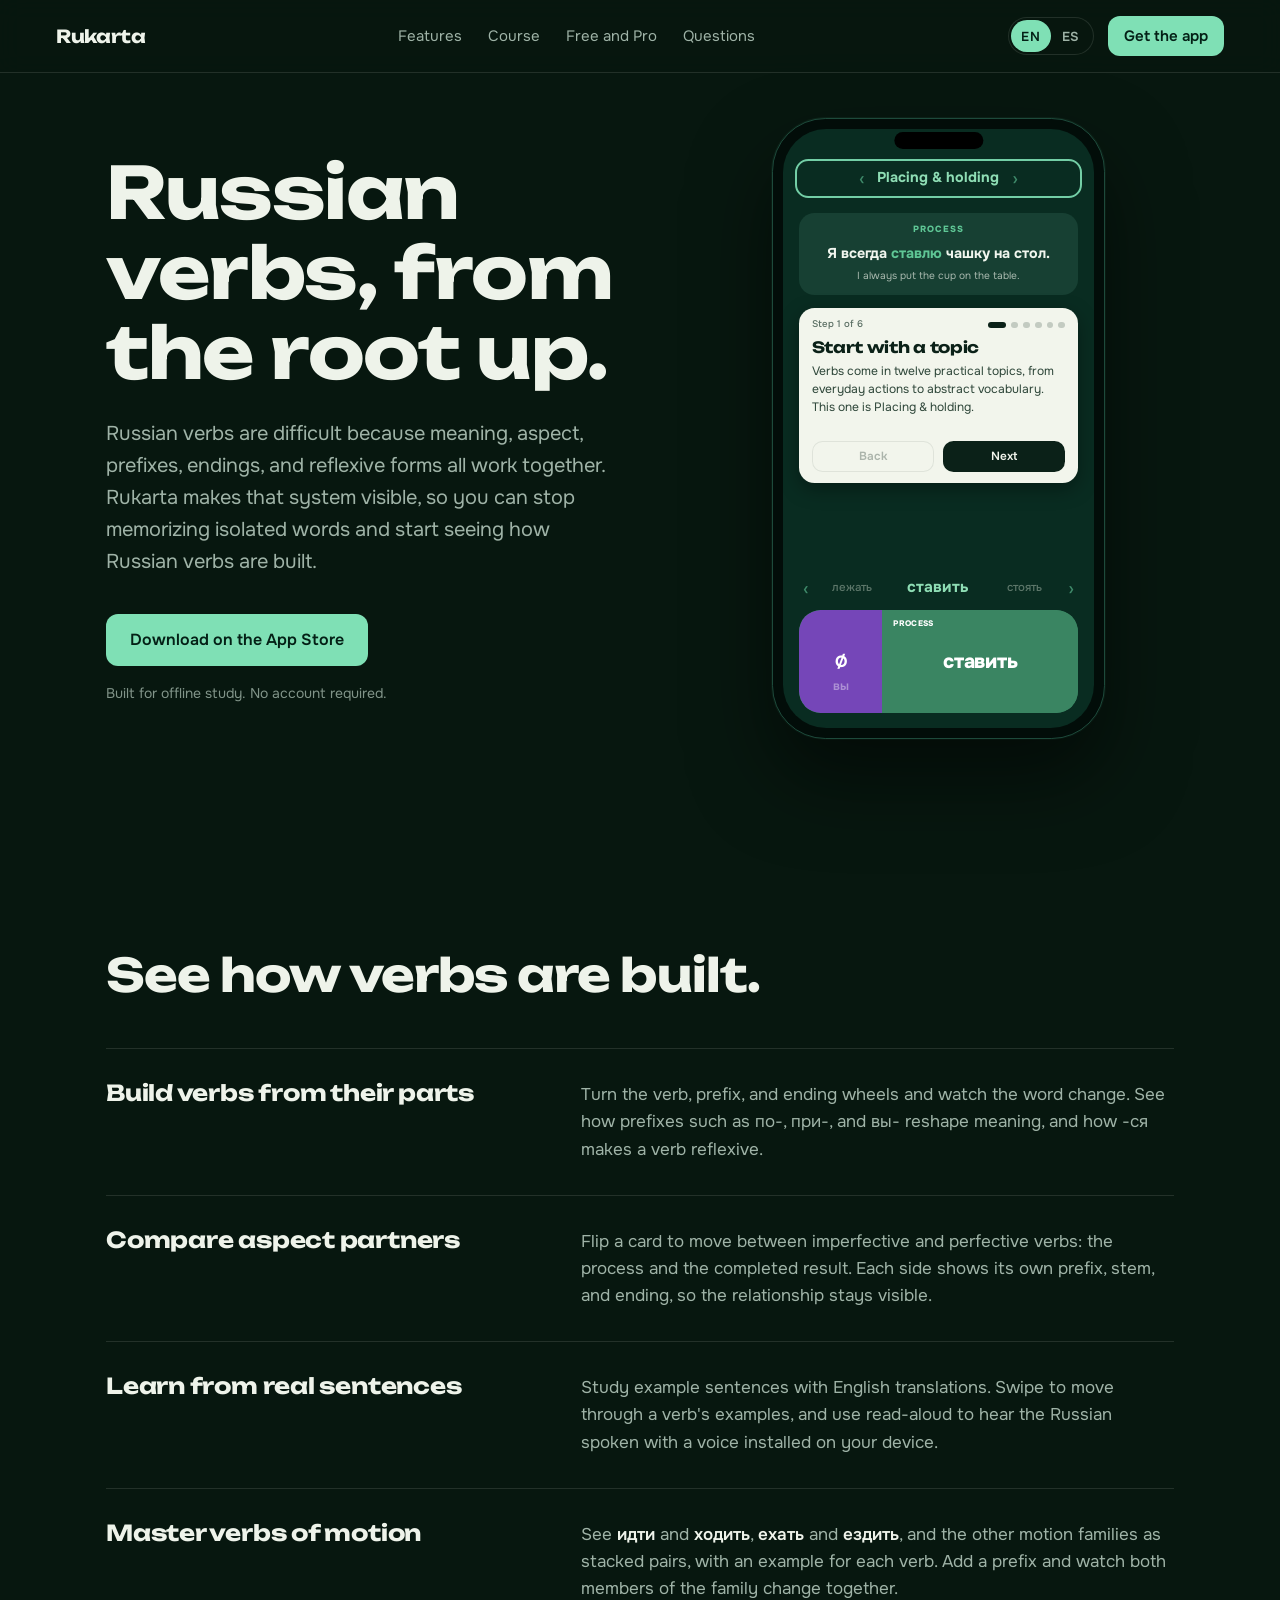
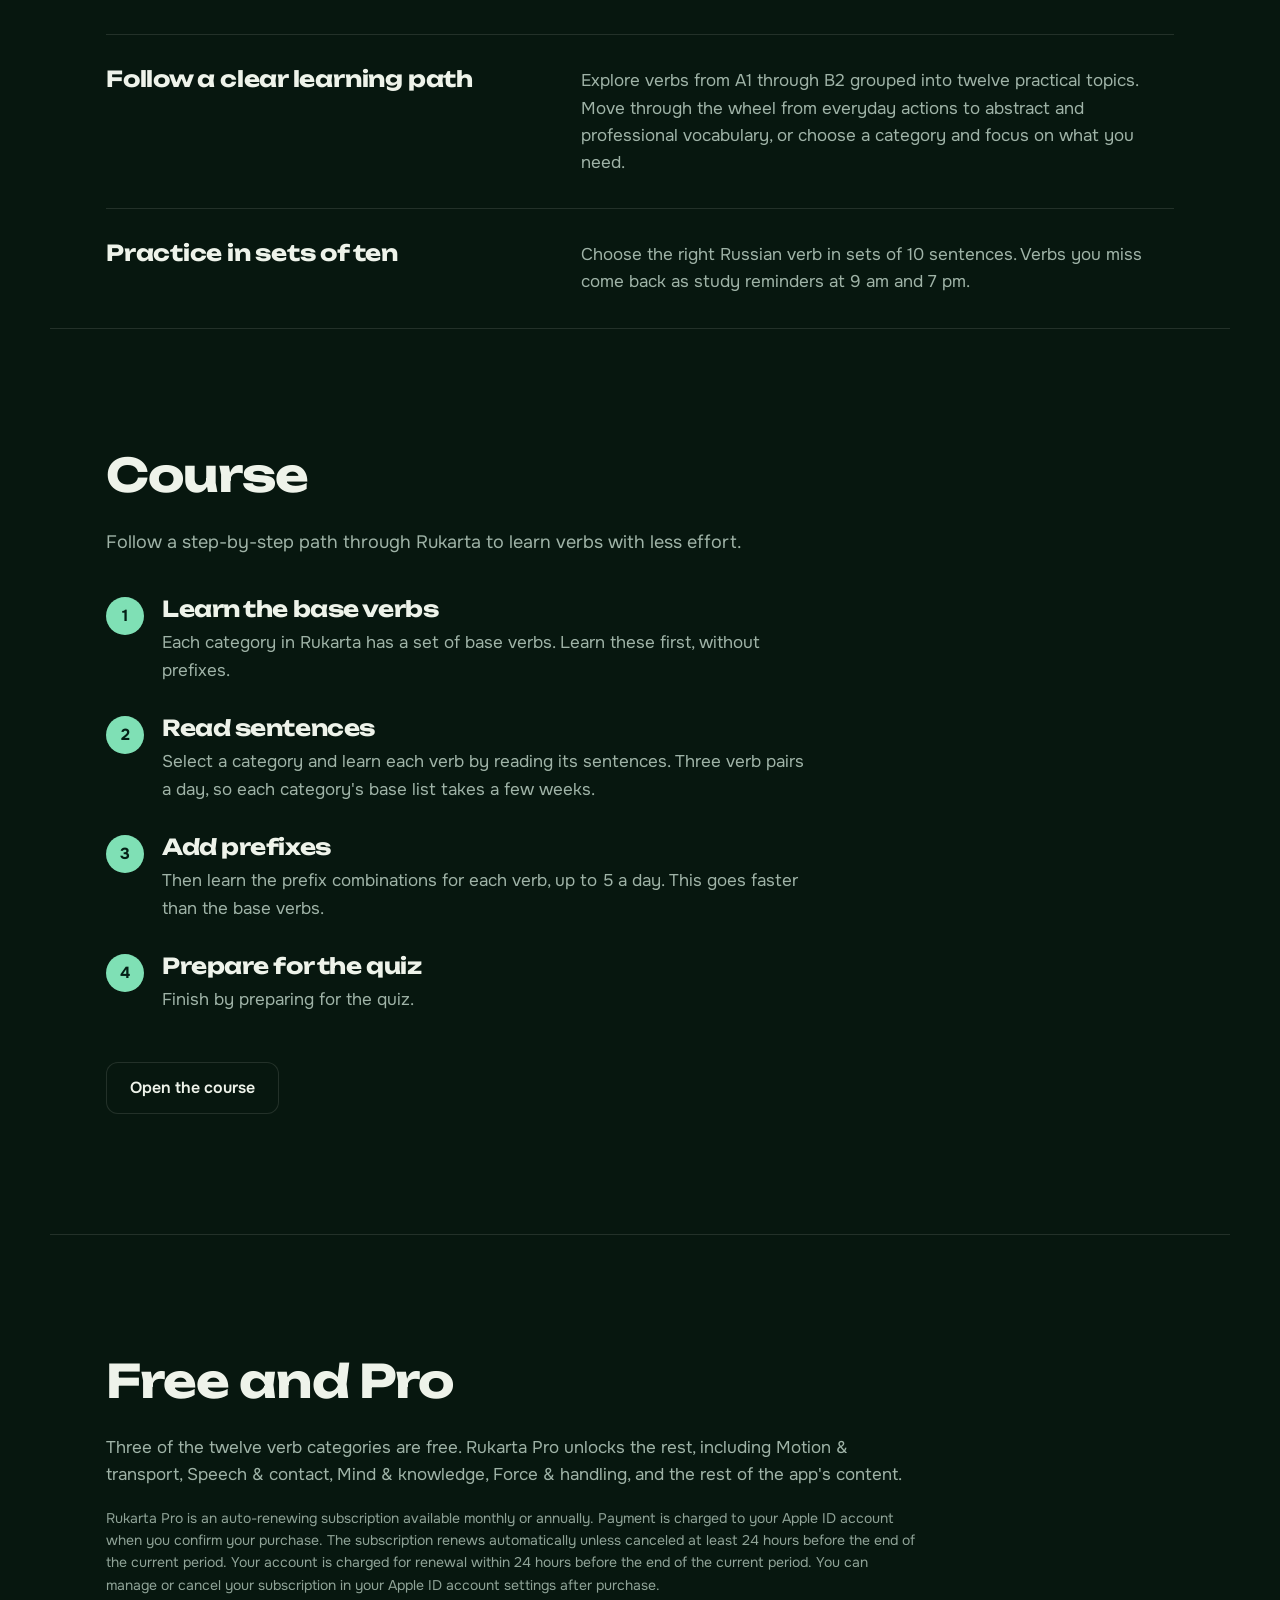
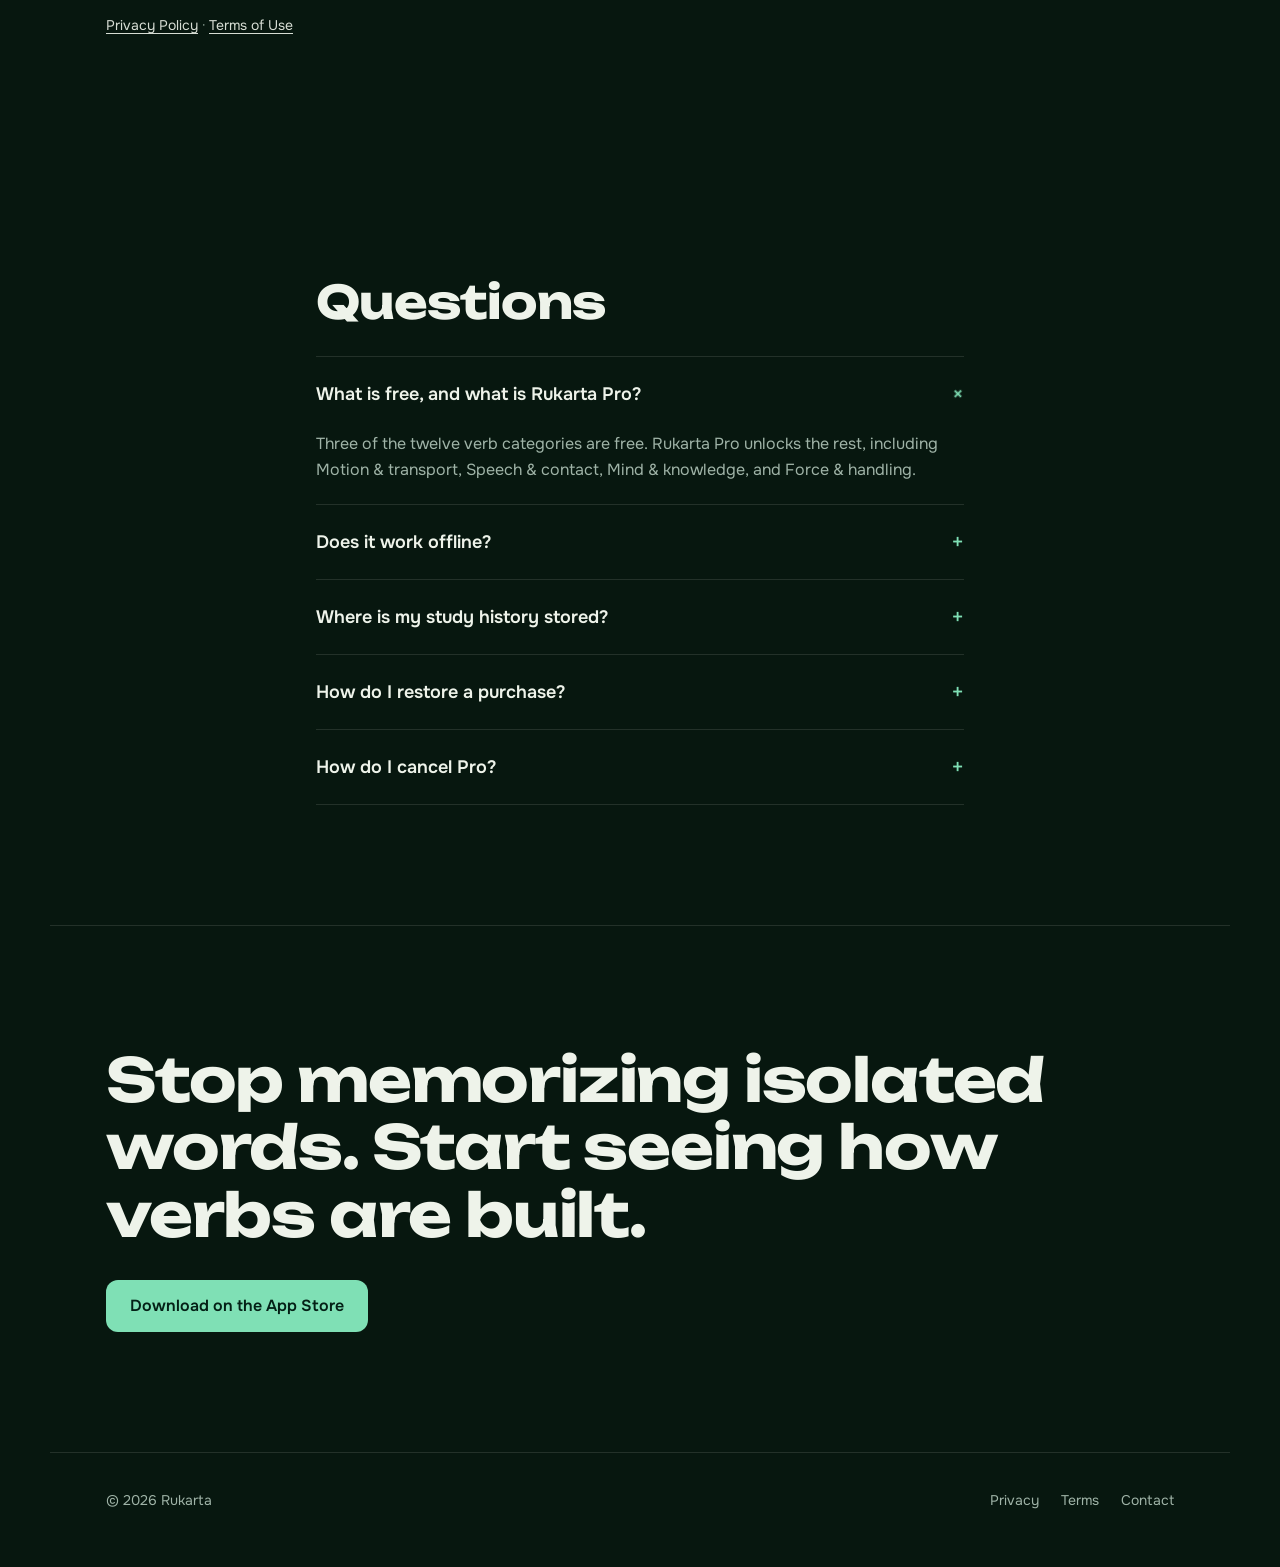
<file: index.html>
<!doctype html>
<html lang="en">
<head>
  <meta charset="utf-8" />
  <meta name="viewport" content="width=device-width, initial-scale=1" />
  <title>Rukarta: Russian verbs from the root up</title>
  <meta name="description" content="Russian verbs are difficult because meaning, aspect, prefixes, endings, and reflexive forms all work together. Rukarta makes that system visible." />
  <meta property="og:title" content="Rukarta: Russian verbs from the root up" />
  <meta property="og:description" content="Stop memorizing isolated words. Start seeing how Russian verbs are built." />
  <meta property="og:type" content="website" />
  <meta name="twitter:card" content="summary" />
  <meta name="apple-itunes-app" content="app-id=6821547588" />
  <meta name="theme-color" content="#07170f" />
  <link rel="icon" href="splash.png" />
  <link rel="preconnect" href="https://fonts.googleapis.com" />
  <link rel="preconnect" href="https://fonts.gstatic.com" crossorigin />
  <link href="https://fonts.googleapis.com/css2?family=Onest:wght@400;500;600&family=Unbounded:wght@500;700;800&display=swap" rel="stylesheet" />
  <link rel="stylesheet" href="styles.css?v=14" />
</head>
<body>

  <header class="top">
    <a class="brand" href="#top">Rukarta</a>
    <nav aria-label="Sections">
      <a href="#features">Features</a>
      <a href="#course">Course</a>
      <a href="#pro">Free and Pro</a>
      <a href="#questions">Questions</a>
    </nav>
    <div class="top__end">
      <div class="lang" role="group" aria-label="Language">
        <a href="./" lang="en" aria-current="page">EN</a>
        <a href="es/" lang="es" hreflang="es">ES</a>
      </div>
      <a class="btn btn--mint btn--sm" href="https://apps.apple.com/sa/app/rukarta-learn-russian-verbs/id6821547588">Get the app</a>
    </div>
  </header>

  <main id="top">
    <!-- Hero: the live flashcard is the feature. -->
    <section class="hero">
      <div class="hero__copy">
        <h1>Russian verbs, from the root up.</h1>
        <p class="lede">Russian verbs are difficult because meaning, aspect, prefixes, endings, and reflexive forms all work together. Rukarta makes that system visible, so you can stop memorizing isolated words and start seeing how Russian verbs are built.</p>
        <div class="hero__cta">
          <a class="btn btn--mint" href="https://apps.apple.com/sa/app/rukarta-learn-russian-verbs/id6821547588">Download on the App Store</a>        </div>
        <p class="fine">Built for offline study. No account required.</p>
      </div>

      <!-- Guided tour: an iPhone with the app's own screen, rebuilt in HTML. Next moves the screen and explains the step. -->
      <div class="tour" data-tour aria-labelledby="tour-h">
        <h2 id="tour-h" class="sr">Take a tour of the app</h2>

        <div class="phone" role="group" aria-label="Guided tour of the Rukarta app">
          <div class="phone__island"></div>
          <div class="screen">
            <div class="screen__in" lang="ru">
              <div class="app-head" data-focus="header">
                <span class="chev">‹</span>
                <span class="app-cat">Placing &amp; holding</span>
                <span class="chev">›</span>
              </div>

              <div class="app-mid">
                <div class="sentence-panel" data-focus="sentence">
                  <p class="kick" data-role="kick">PROCESS</p>
                  <div class="sent-view">
                    <div class="sent-track" data-role="track">
                      <p class="sent-ru" data-role="sent-ru"></p>
                      <p class="sent-tr" data-role="sent-tr"></p>
                    </div>
                  </div>
                </div>

                <!-- The coach card: under the sentence, and moved under the answer choices when the quiz opens. -->
                <div class="coach" data-role="coach" lang="en">
                  <div class="coach__meta">
                    <span data-role="stepno">Step 1 of 6</span>
                    <span class="dots" role="group" aria-label="Tour steps" data-role="dots"></span>
                  </div>
                  <div aria-live="polite">
                    <h3 data-role="title"></h3>
                    <p data-role="text"></p>
                  </div>
                  <div class="coach__controls">
                    <button type="button" data-role="back">Back</button>
                    <button type="button" data-role="next">Next</button>
                  </div>
                </div>
              </div>

              <div class="app-bottom">
                <div class="verbwheel" data-focus="verbs">
                  <span class="chev">‹</span>
                  <span class="vw vw--side">лежать</span>
                  <span class="vw vw--cur" data-role="verb">ставить</span>
                  <span class="vw vw--side">стоять</span>
                  <span class="chev">›</span>
                </div>

                <div class="morph" data-role="morph">
                  <div class="morph__prefix" data-focus="prefix">
                    <div class="pwheel">
                      <div class="pwheel__list" data-role="plist"></div>
                    </div>
                    <span class="pfx-label" data-role="pfx-label"></span>
                  </div>
                  <div class="morph__word" data-focus="card">
                    <span class="mk" data-role="mk">PROCESS</span>
                    <span class="mw" data-role="mw"></span>
                  </div>
                </div>
              </div>

              <div class="drawer" data-focus="quiz" data-role="drawer">
                <span class="drawer__grab"></span>
                <span class="drawer__count">1 of 10</span>
                <p class="drawer__label">WHAT IS THE MISSING VERB?</p>
                <div class="drawer__q">
                  <p class="drawer__ru">Музей решил ____ редкие золотые украшения скифов в главном зале.</p>
                  <p class="drawer__tr">The museum decided to exhibit rare Scythian gold jewellery in the main hall.</p>
                </div>
                <ul class="drawer__opts">
                  <li><span>A</span>выставить</li>
                  <li><span>B</span>выставлять</li>
                  <li><span>C</span>поставить</li>
                  <li><span>D</span>оставить</li>
                </ul>
              </div>
            </div>
          </div>
        </div>
      </div>
    </section>

    <!-- Features, from the app's own description -->
    <section id="features" class="features" aria-labelledby="features-h">
      <h2 id="features-h">See how verbs are built.</h2>

      <div class="feature">
        <h3>Build verbs from their parts</h3>
        <p>Turn the verb, prefix, and ending wheels and watch the word change. See how prefixes such as по-, при-, and вы- reshape meaning, and how -ся makes a verb reflexive.</p>
      </div>

      <div class="feature">
        <h3>Compare aspect partners</h3>
        <p>Flip a card to move between imperfective and perfective verbs: the process and the completed result. Each side shows its own prefix, stem, and ending, so the relationship stays visible.</p>
      </div>

      <div class="feature">
        <h3>Learn from real sentences</h3>
        <p>Study example sentences with English translations. Swipe to move through a verb's examples, and use read-aloud to hear the Russian spoken with a voice installed on your device.</p>
      </div>

      <div class="feature">
        <h3>Master verbs of motion</h3>
        <p>See <span lang="ru">идти</span> and <span lang="ru">ходить</span>, <span lang="ru">ехать</span> and <span lang="ru">ездить</span>, and the other motion families as stacked pairs, with an example for each verb. Add a prefix and watch both members of the family change together.</p>
      </div>

      <div class="feature">
        <h3>Follow a clear learning path</h3>
        <p>Explore verbs from A1 through B2 grouped into twelve practical topics. Move through the wheel from everyday actions to abstract and professional vocabulary, or choose a category and focus on what you need.</p>
      </div>

      <div class="feature">
        <h3>Practice in sets of ten</h3>
        <p>Choose the right Russian verb in sets of 10 sentences. Verbs you miss come back as study reminders at 9 am and 7 pm.</p>
      </div>
    </section>

    <!-- Course: placeholder, details to come -->
    <section id="course" class="course course-page" aria-labelledby="course-h">
      <h2 id="course-h">Course</h2>
      <p>Follow a step-by-step path through Rukarta to learn verbs with less effort.</p>
      <ol class="steps">
        <li>
          <h3>Learn the base verbs</h3>
          <p>Each category in Rukarta has a set of base verbs. Learn these first, without prefixes.</p>
        </li>
        <li>
          <h3>Read sentences</h3>
          <p>Select a category and learn each verb by reading its sentences. Three verb pairs a day, so each category's base list takes a few weeks.</p>
        </li>
        <li>
          <h3>Add prefixes</h3>
          <p>Then learn the prefix combinations for each verb, up to 5 a day. This goes faster than the base verbs.</p>
        </li>
        <li>
          <h3>Prepare for the quiz</h3>
          <p>Finish by preparing for the quiz.</p>
        </li>
      </ol>
      <a class="btn btn--line" href="course/">Open the course</a>
    </section>

    <!-- Free and Pro: the wording and the subscription terms -->
    <section id="pro" class="pro" aria-labelledby="pro-h">
      <h2 id="pro-h">Free and Pro</h2>
      <div class="pro__body">
        <p>Three of the twelve verb categories are free. Rukarta Pro unlocks the rest, including Motion &amp; transport, Speech &amp; contact, Mind &amp; knowledge, Force &amp; handling, and the rest of the app's content.</p>
        <p class="legal">Rukarta Pro is an auto-renewing subscription available monthly or annually. Payment is charged to your Apple ID account when you confirm your purchase. The subscription renews automatically unless canceled at least 24 hours before the end of the current period. Your account is charged for renewal within 24 hours before the end of the current period. You can manage or cancel your subscription in your Apple ID account settings after purchase.</p>
        <p class="legal">
          <a href="https://jasonnaya001-boop.github.io/rukarta-legal/">Privacy Policy</a>
          <span aria-hidden="true"> · </span>
          <a href="https://www.apple.com/legal/internet-services/itunes/dev/stdeula/">Terms of Use</a>
        </p>
      </div>
    </section>

    <section id="questions" class="questions" aria-labelledby="q-h">
      <h2 id="q-h">Questions</h2>
      <div class="faq">
        <details open>
          <summary>What is free, and what is Rukarta Pro?</summary>
          <p>Three of the twelve verb categories are free. Rukarta Pro unlocks the rest, including Motion &amp; transport, Speech &amp; contact, Mind &amp; knowledge, and Force &amp; handling.</p>
        </details>
        <details>
          <summary>Does it work offline?</summary>
          <p>Yes. Verb forms and example sentences are stored in the app, so studying works without a connection. You only need the internet to view, buy or restore Rukarta Pro.</p>
        </details>
        <details>
          <summary>Where is my study history stored?</summary>
          <p>Only on your device. The app has no accounts and sends no study data anywhere. Deleting the app removes it.</p>
        </details>
        <details>
          <summary>How do I restore a purchase?</summary>
          <p>Open any category with a Pro badge, tap Restore Purchases, and make sure you are signed in to the same Apple ID that made the purchase.</p>
        </details>
        <details>
          <summary>How do I cancel Pro?</summary>
          <p>Rukarta Pro is an auto-renewing subscription handled by Apple. Open Settings, tap your name, then Subscriptions, and choose Rukarta. Deleting the app does not cancel it.</p>
        </details>
      </div>
    </section>

    <section class="final" aria-labelledby="final-h">
      <h2 id="final-h">Stop memorizing isolated words. Start seeing how verbs are built.</h2>
      <div class="hero__cta">
        <a class="btn btn--mint" href="https://apps.apple.com/sa/app/rukarta-learn-russian-verbs/id6821547588">Download on the App Store</a>
      </div>
    </section>
  </main>

  <footer>
    <span>© 2026 Rukarta</span>
    <nav aria-label="Legal and contact">
      <a href="https://jasonnaya001-boop.github.io/rukarta-legal/">Privacy</a>
      <a href="https://www.apple.com/legal/internet-services/itunes/dev/stdeula/">Terms</a>
      <a href="mailto:jasonnaya@live.com">Contact</a>
    </nav>
  </footer>

  <script src="app.js?v=6" defer></script>
</body>
</html>
</file>
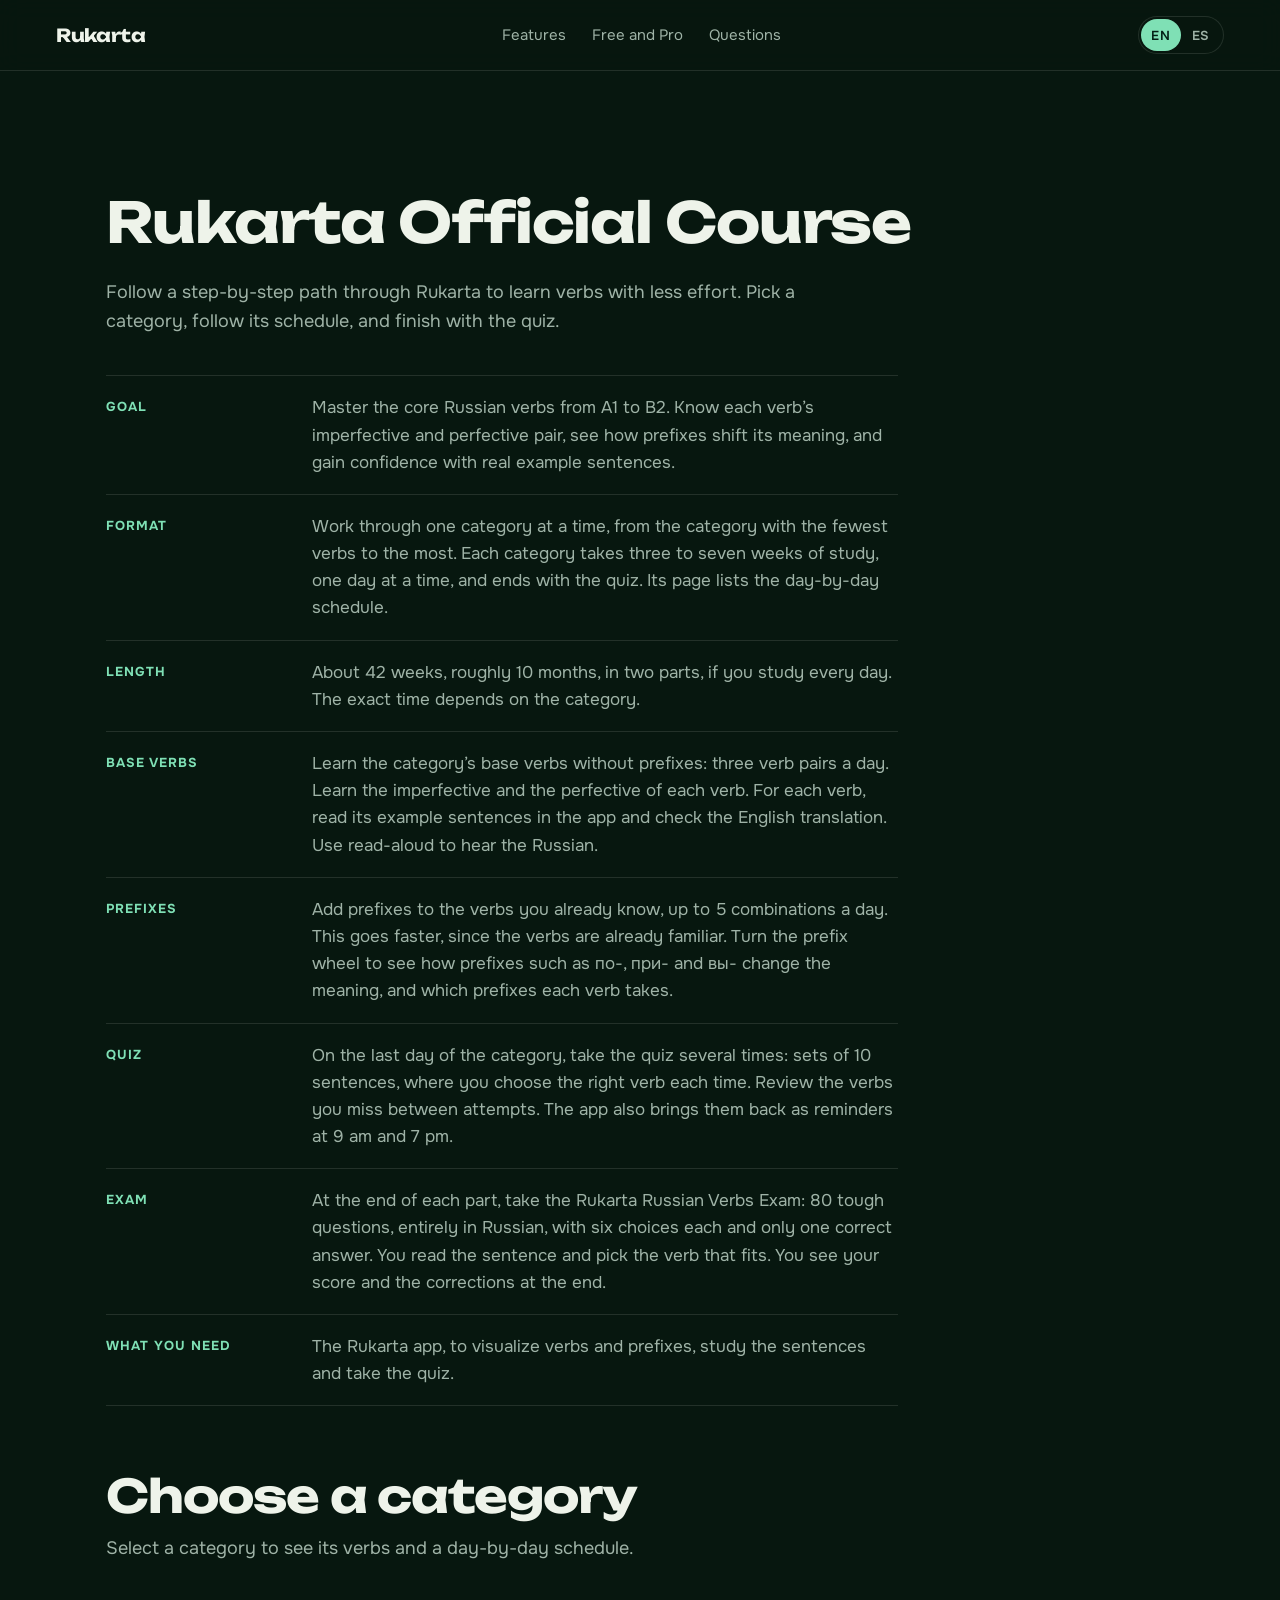
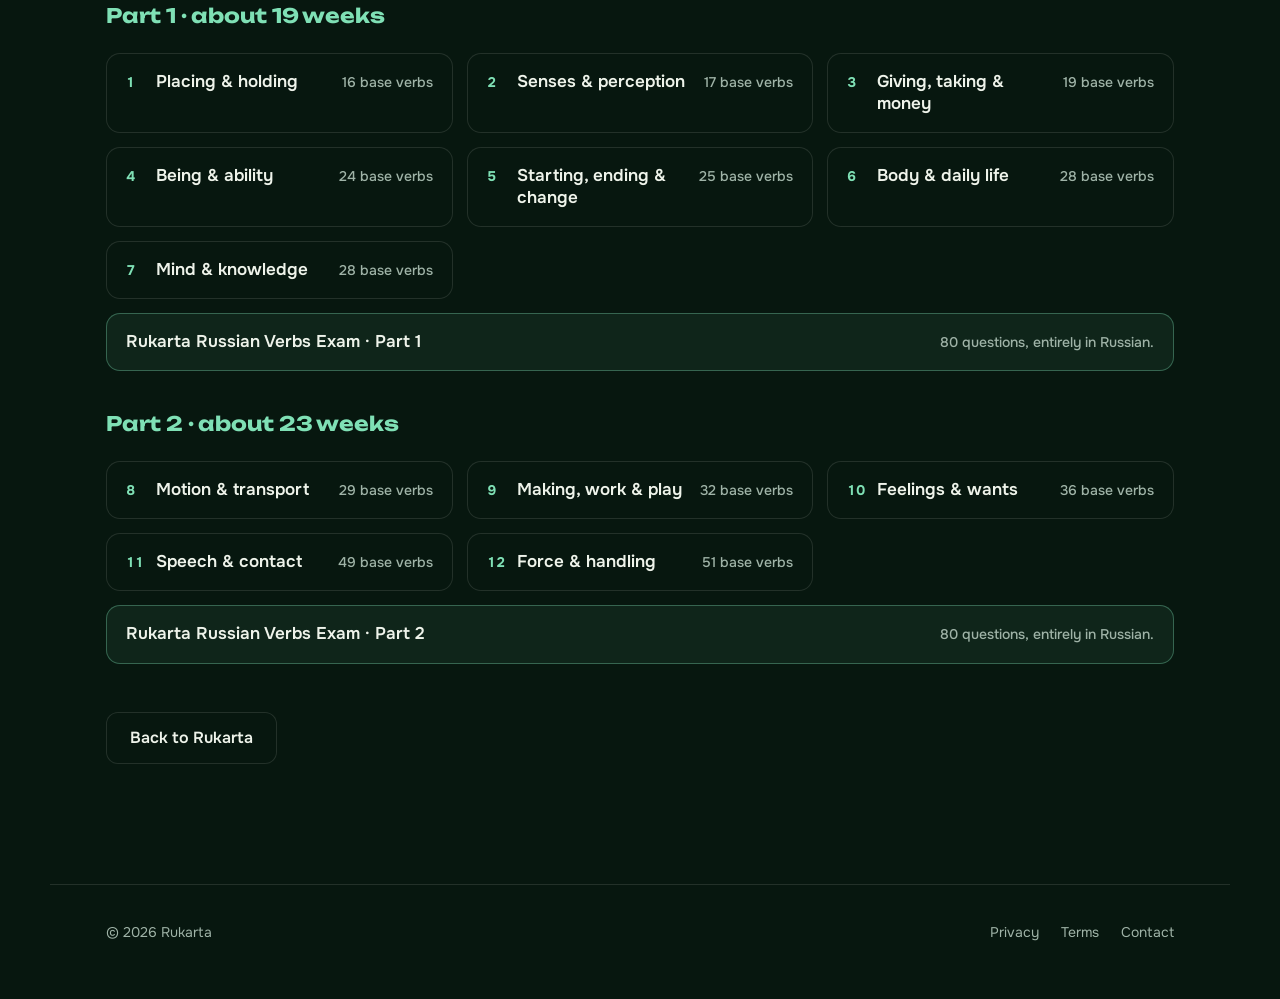
<file: course/index.html>
<!doctype html>
<html lang="en">
<head>
  <meta charset="utf-8" />
  <meta name="viewport" content="width=device-width, initial-scale=1" />
  <title>Rukarta Official Course</title>
  <meta name="description" content="The Rukarta course." />
  <meta name="theme-color" content="#07170f" />
  <link rel="icon" href="../splash.png" />
  <link rel="preconnect" href="https://fonts.googleapis.com" />
  <link rel="preconnect" href="https://fonts.gstatic.com" crossorigin />
  <link href="https://fonts.googleapis.com/css2?family=Onest:wght@400;500;600&family=Unbounded:wght@500;700;800&display=swap" rel="stylesheet" />
  <link rel="stylesheet" href="../styles.css?v=23" />
</head>
<body>

  <header class="top">
    <a class="brand" href="../">Rukarta</a>
    <nav aria-label="Course">
      <a href="../#features">Features</a>
      <a href="../#pro">Free and Pro</a>
      <a href="../#questions">Questions</a>
    </nav>
    <div class="top__end">
      <div class="lang" role="group" aria-label="Language">
        <a href="../../" lang="en" hreflang="en" aria-current="page">EN</a>
        <a href="../../es/course/" lang="es" hreflang="es">ES</a>
      </div>
    </div>
  </header>

  <main id="top">
    <!-- Home: the plan, then the twelve categories. -->
    <section class="course-page" data-course-home aria-labelledby="course-page-h">
      <h1 id="course-page-h">Rukarta Official Course</h1>
      <p>Follow a step-by-step path through Rukarta to learn verbs with less effort. Pick a category, follow its schedule, and finish with the quiz.</p>

      <dl class="syllabus">
        <div>
          <dt>Goal</dt>
          <dd>Master the core Russian verbs from A1 to B2. Know each verb&rsquo;s imperfective and perfective pair, see how prefixes shift its meaning, and gain confidence with real example sentences.</dd>
        </div>
        <div>
          <dt>Format</dt>
          <dd>Work through one category at a time, from the category with the fewest verbs to the most. Each category takes three to seven weeks of study, one day at a time, and ends with the quiz. Its page lists the day-by-day schedule.</dd>
        </div>
        <div>
          <dt>Length</dt>
          <dd>About 42 weeks, roughly 10 months, in two parts, if you study every day. The exact time depends on the category.</dd>
        </div>
        <div>
          <dt>Base verbs</dt>
          <dd>Learn the category&rsquo;s base verbs without prefixes: three verb pairs a day. Learn the imperfective and the perfective of each verb. For each verb, read its example sentences in the app and check the English translation. Use read-aloud to hear the Russian.</dd>
        </div>
        <div>
          <dt>Prefixes</dt>
          <dd>Add prefixes to the verbs you already know, up to 5 combinations a day. This goes faster, since the verbs are already familiar. Turn the prefix wheel to see how prefixes such as по-, при- and вы- change the meaning, and which prefixes each verb takes.</dd>
        </div>
        <div>
          <dt>Quiz</dt>
          <dd>On the last day of the category, take the quiz several times: sets of 10 sentences, where you choose the right verb each time. Review the verbs you miss between attempts. The app also brings them back as reminders at 9 am and 7 pm.</dd>
        </div>
        <div>
          <dt>Exam</dt>
          <dd>At the end of each part, take the Rukarta Russian Verbs Exam: 80 tough questions, entirely in Russian, with six choices each and only one correct answer. You read the sentence and pick the verb that fits. You see your score and the corrections at the end.</dd>
        </div>
        <div>
          <dt>What you need</dt>
          <dd>The Rukarta app, to visualize verbs and prefixes, study the sentences and take the quiz.</dd>
        </div>
      </dl>

      <h2 class="pick" id="pick-h">Choose a category</h2>
      <p>Select a category to see its verbs and a day-by-day schedule.</p>
      <div data-role="cats"></div>

      <a class="btn btn--line" href="../">Back to Rukarta</a>
    </section>

    <!-- One category: its verbs as a schedule. The rest of the page is hidden. -->
    <section class="course-page" data-course-cat hidden>
      <a class="back" href="#">&larr; All categories</a>
      <h1 data-role="cat-title" tabindex="-1"></h1>
      <p class="course-summary" data-role="cat-summary"></p>
      <div data-role="schedule"></div>
    </section>

    <!-- The exam: drawn by exam.js. -->
    <section class="course-page" data-course-exam hidden></section>
  </main>

  <footer>
    <span>© 2026 Rukarta</span>
    <nav aria-label="Legal and contact">
      <a href="https://jasonnaya001-boop.github.io/rukarta-legal/">Privacy</a>
      <a href="https://www.apple.com/legal/internet-services/itunes/dev/stdeula/">Terms</a>
      <a href="mailto:jasonnaya@live.com">Contact</a>
    </nav>
  </footer>

  <script src="course-data.js?v=6" defer></script>
  <script src="exam-data.js?v=1" defer></script>
  <script src="exam.js?v=1" defer></script>
  <script src="course.js?v=24" defer></script>
</body>
</html>
</file>
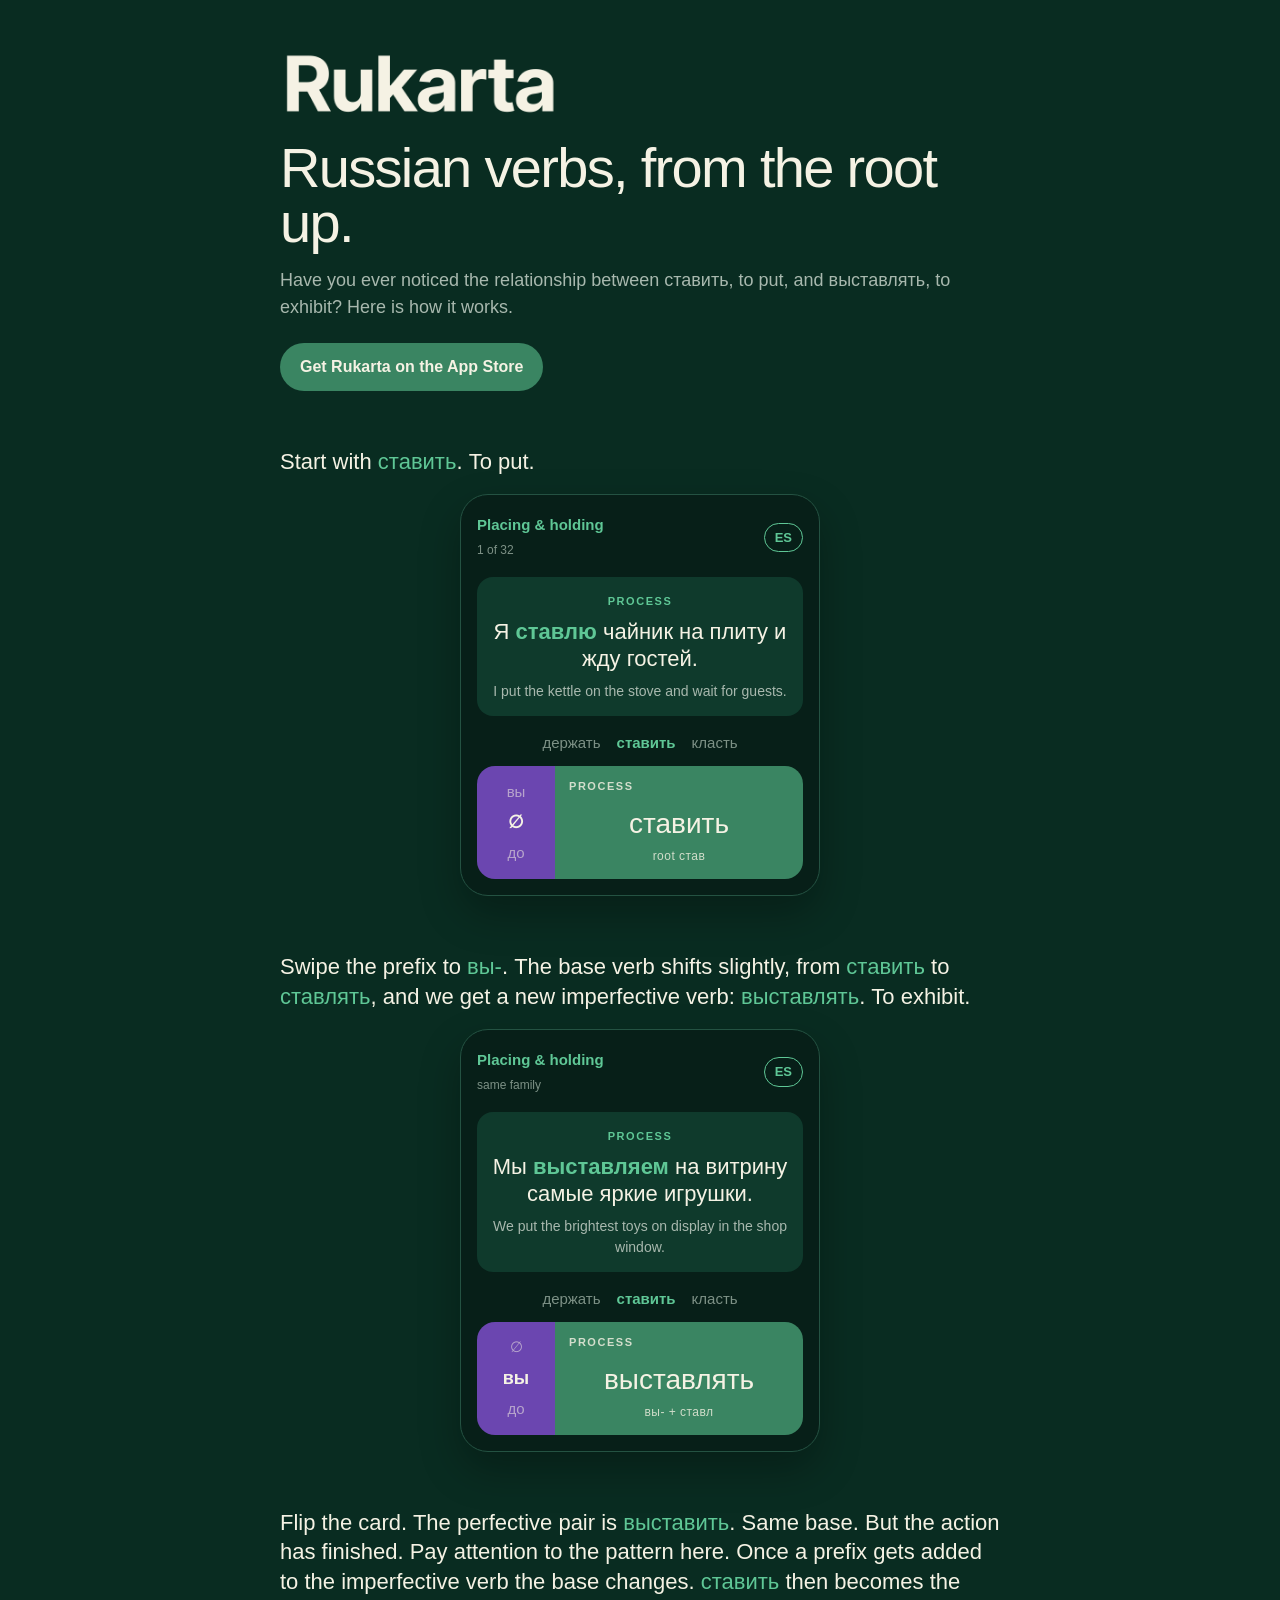
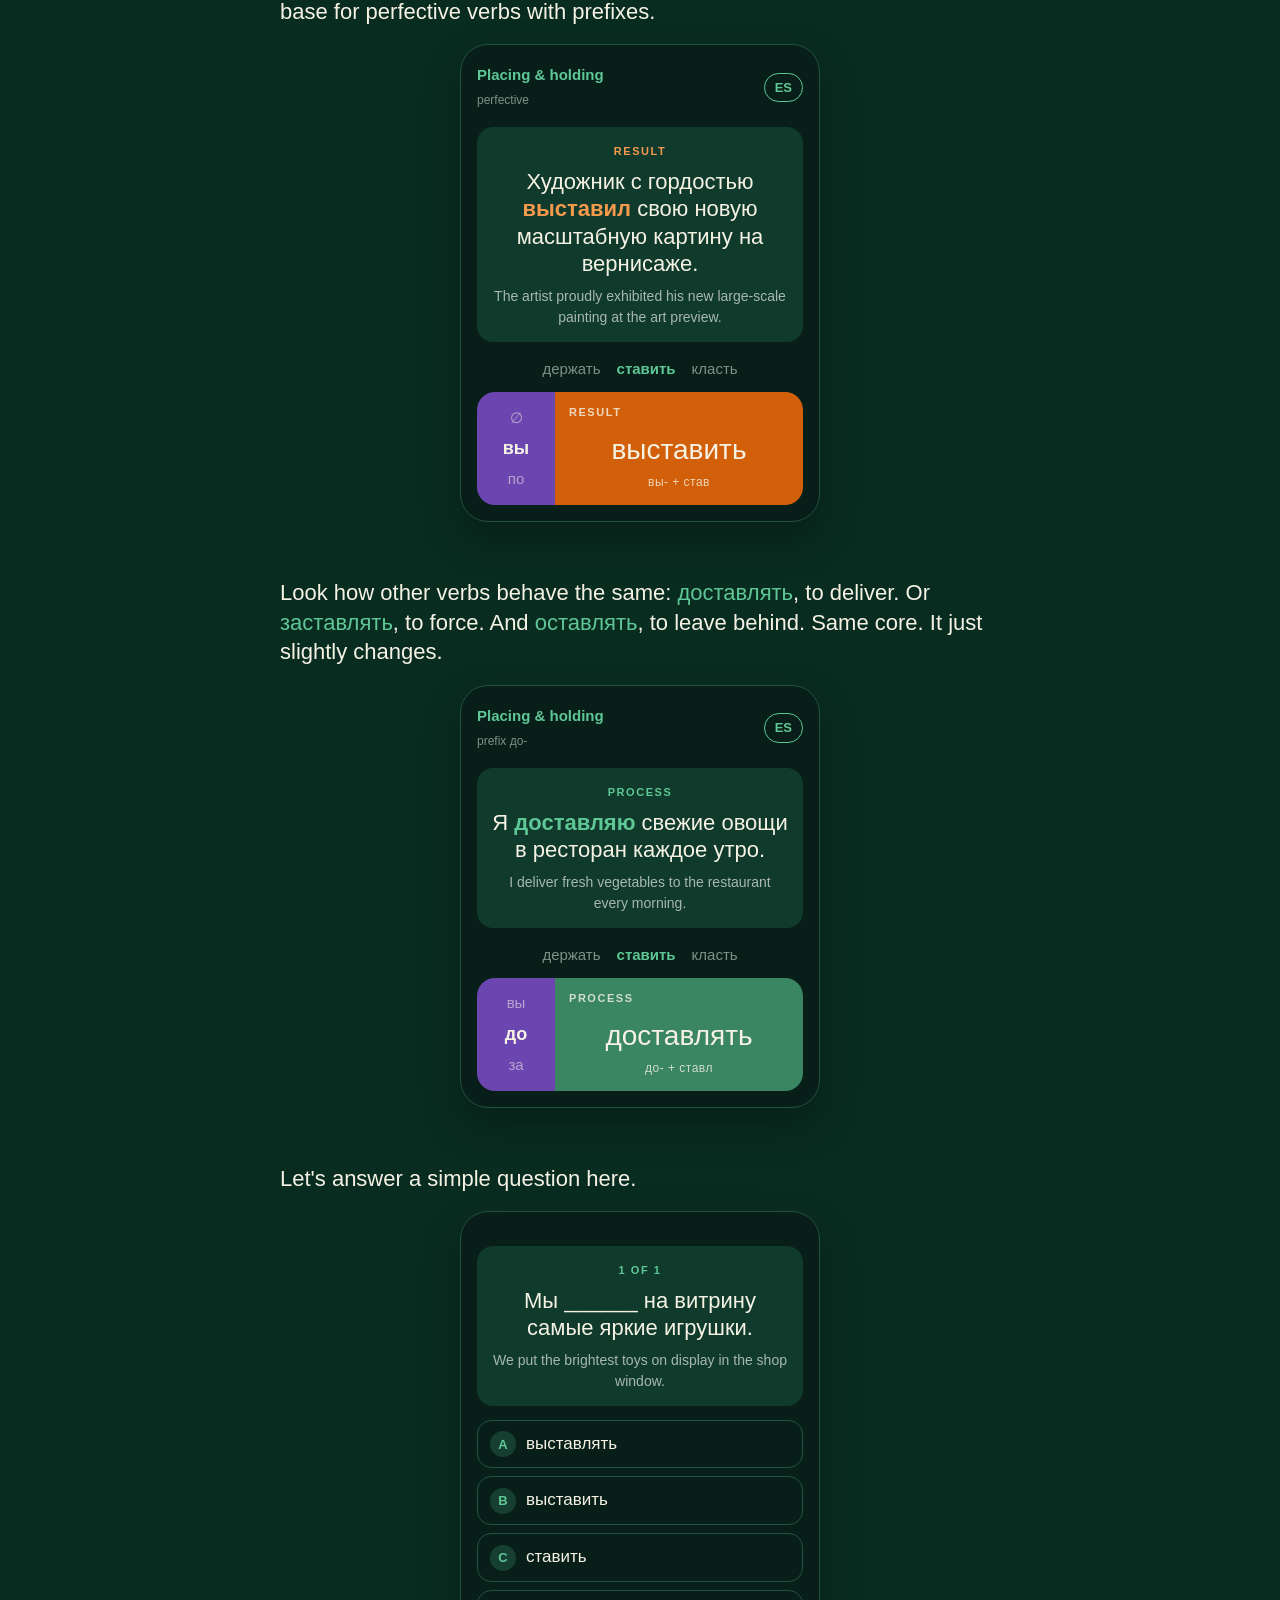
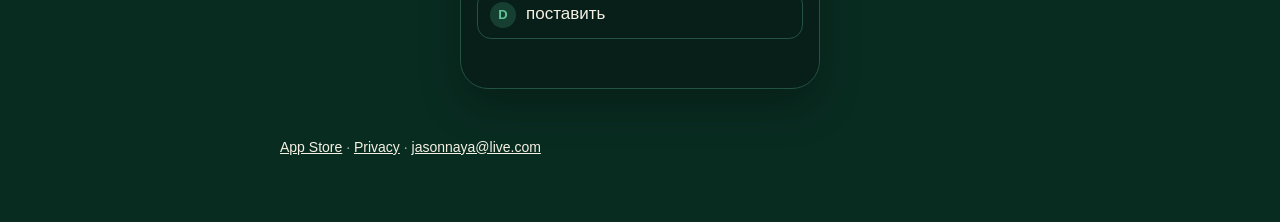
<file: docs/index.html>
<!DOCTYPE html>
<html lang="en">
<head>
  <meta charset="utf-8">
  <meta name="viewport" content="width=device-width, initial-scale=1">
  <title>Rukarta — Russian verbs from the root up</title>
  <meta name="description" content="ставить and выставлять share one root. Follow the prefix, then solve the sentence.">
  <meta property="og:title" content="Rukarta — Russian verbs from the root up">
  <meta property="og:description" content="One root. ставить, выставлять, and the prefixes that change the meaning.">
  <meta property="og:type" content="website">
  <meta name="theme-color" content="#092C21">
  <link rel="icon" href="splash.png">
  <style>
    :root {
      --ink: #f5f2e4;
      --muted: #a8b8ae;
      --faint: #7d9186;
      --green: #092c21;
      --paper: #0f3a2c;
      --line: #245242;
      --process: #5fc796;
      --process-fill: #3a8562;
      --result: #f59a4d;
      --result-fill: #d2600a;
      --purple: #6b46b0;
      /* Segoe UI and Arial both include Cyrillic. system-ui does not: Russian falls through to a serif. */
      --sans: "Segoe UI", Roboto, "Helvetica Neue", Arial, "Noto Sans", sans-serif;
    }
    * { box-sizing: border-box; }
    html, body { margin: 0; }
    body {
      background: var(--green);
      color: var(--ink);
      font-family: var(--sans);
      line-height: 1.5;
    }
    button { font-family: var(--sans); }
    main {
      width: min(720px, calc(100% - 40px));
      margin: 0 auto;
      padding: 48px 0 64px;
    }
    .splash {
      display: block;
      width: min(280px, 78%);
      height: auto;
    }
    h1 {
      margin: 22px 0 0;
      font-weight: 500;
      font-size: clamp(36px, 6vw, 56px);
      letter-spacing: -0.03em;
      line-height: 0.98;
    }
    .lead { margin: 16px 0 0; max-width: 38em; color: var(--muted); font-size: 18px; }
    .beat { margin-top: 56px; }
    .voice {
      margin: 0 0 18px;
      font-size: 22px;
      line-height: 1.35;
    }
    .voice em { font-style: normal; color: var(--process); }
    .phone {
      width: min(360px, 100%);
      margin: 0 auto;
      background: #071f18;
      border: 1px solid var(--line);
      border-radius: 28px;
      padding: 18px 16px 16px;
      box-shadow: 0 18px 40px rgba(0,0,0,0.28);
    }
    .cat {
      display: flex;
      align-items: center;
      justify-content: space-between;
      gap: 12px;
    }
    .cat strong { color: var(--process); font-size: 15px; font-weight: 650; }
    .cat span { color: var(--faint); font-size: 12px; }
    .lang {
      border: 1px solid var(--process);
      color: var(--process);
      border-radius: 999px;
      padding: 4px 10px;
      font-size: 13px;
      font-weight: 700;
    }
    .sentence {
      margin-top: 16px;
      background: var(--paper);
      border-radius: 16px;
      padding: 16px 14px 14px;
      text-align: center;
    }
    .kicker {
      margin: 0;
      font-size: 11px;
      letter-spacing: 0.14em;
      font-weight: 750;
    }
    .kicker.process { color: var(--process); }
    .kicker.result { color: var(--result); }
    .ru {
      margin: 8px 0 0;
      font-size: 22px;
      line-height: 1.25;
    }
    .ru b { font-weight: 650; }
    .ru b.process { color: var(--process); }
    .ru b.result { color: var(--result); }
    .en { margin: 8px 0 0; color: var(--muted); font-size: 14px; }
    .wheel {
      display: flex;
      justify-content: center;
      gap: 16px;
      margin: 16px 0 12px;
      color: var(--faint);
      font-size: 15px;
    }
    .wheel .on { color: var(--process); font-weight: 700; }
    .card {
      display: flex;
      min-height: 112px;
      border-radius: 18px;
      overflow: hidden;
    }
    .pre {
      width: 78px;
      background: var(--purple);
      display: flex;
      flex-direction: column;
      align-items: center;
      justify-content: center;
      gap: 6px;
      color: rgba(245,242,228,0.55);
      font-size: 15px;
    }
    .pre .on { color: var(--ink); font-weight: 750; font-size: 18px; }
    .face { flex: 1; padding: 12px 14px 14px; }
    .face.process { background: var(--process-fill); }
    .face.result { background: var(--result-fill); }
    .face .kicker { color: rgba(245,242,228,0.82); }
    .stem {
      margin: 8px 0 0;
      text-align: center;
      font-size: 28px;
    }
    .root {
      margin: 2px 0 0;
      text-align: center;
      font-size: 12px;
      letter-spacing: 0.04em;
      color: rgba(245,242,228,0.8);
    }
    .problem { margin-top: 56px; }
    .choices { margin: 14px 0 0; padding: 0; list-style: none; display: grid; gap: 8px; }
    .choices button {
      width: 100%;
      text-align: left;
      background: transparent;
      color: var(--ink);
      border: 1px solid var(--line);
      border-radius: 14px;
      padding: 10px 12px;
      font: inherit;
      font-size: 17px;
      cursor: pointer;
    }
    .choices button:hover { border-color: var(--process); }
    .choices .mark {
      display: inline-grid;
      place-items: center;
      width: 26px;
      height: 26px;
      margin-right: 10px;
      border-radius: 50%;
      background: #163f31;
      color: var(--process);
      font-size: 13px;
      font-weight: 750;
    }
    .choices button.right { background: #163f31; border-color: var(--process); }
    .choices button.wrong { border-color: #a44337; }
    .choices button:disabled { cursor: default; }
    .feedback { min-height: 1.4em; margin: 12px 0 0; color: var(--process); font-size: 15px; }
    footer { margin-top: 48px; color: var(--muted); font-size: 14px; }
    a { color: var(--ink); }
    .cta { margin: 22px 0 0; }
    .button {
      display: inline-block;
      background: var(--process-fill);
      color: var(--ink);
      text-decoration: none;
      font-weight: 650;
      padding: 12px 20px;
      border-radius: 999px;
    }
    .button:hover { background: var(--process); color: var(--green); }
  </style>
</head>
<body>
  <main>
    <img class="splash" src="splash.png" alt="Rukarta">
    <h1>Russian verbs, from the root up.</h1>
    <p class="lead">Have you ever noticed the relationship between ставить, to put, and выставлять, to exhibit? Here is how it works.</p>
    <p class="cta"><a class="button" href="https://apps.apple.com/sa/app/rukarta-learn-russian-verbs/id6821547588">Get Rukarta on the App Store</a></p>

    <section class="beat">
      <p class="voice">Start with <em>ставить</em>. To put.</p>
      <div class="phone" aria-label="App screen for ставить">
        <div class="cat"><div><strong>Placing &amp; holding</strong><div><span>1 of 32</span></div></div><div class="lang">ES</div></div>
        <div class="sentence">
          <p class="kicker process">PROCESS</p>
          <p class="ru">Я <b class="process">ставлю</b> чайник на плиту и жду гостей.</p>
          <p class="en">I put the kettle on the stove and wait for guests.</p>
        </div>
        <div class="wheel"><span>держать</span><span class="on">ставить</span><span>класть</span></div>
        <div class="card">
          <div class="pre"><span>вы</span><span class="on">∅</span><span>до</span></div>
          <div class="face process">
            <p class="kicker">PROCESS</p>
            <p class="stem">ставить</p>
            <p class="root">root став</p>
          </div>
        </div>
      </div>
    </section>

    <section class="beat">
      <p class="voice">Swipe the prefix to <em>вы-</em>. The base verb shifts slightly, from <em>ставить</em> to <em>ставлять</em>, and we get a new imperfective verb: <em>выставлять</em>. To exhibit.</p>
      <div class="phone" aria-label="App screen for выставлять">
        <div class="cat"><div><strong>Placing &amp; holding</strong><div><span>same family</span></div></div><div class="lang">ES</div></div>
        <div class="sentence">
          <p class="kicker process">PROCESS</p>
          <p class="ru">Мы <b class="process">выставляем</b> на витрину самые яркие игрушки.</p>
          <p class="en">We put the brightest toys on display in the shop window.</p>
        </div>
        <div class="wheel"><span>держать</span><span class="on">ставить</span><span>класть</span></div>
        <div class="card">
          <div class="pre"><span>∅</span><span class="on">вы</span><span>до</span></div>
          <div class="face process">
            <p class="kicker">PROCESS</p>
            <p class="stem">выставлять</p>
            <p class="root">вы- + ставл</p>
          </div>
        </div>
      </div>
    </section>

    <section class="beat">
      <p class="voice">Flip the card. The perfective pair is <em>выставить</em>. Same base. But the action has finished. Pay attention to the pattern here. Once a prefix gets added to the imperfective verb the base changes. <em>ставить</em> then becomes the base for perfective verbs with prefixes.</p>
      <div class="phone" aria-label="App screen for выставить">
        <div class="cat"><div><strong>Placing &amp; holding</strong><div><span>perfective</span></div></div><div class="lang">ES</div></div>
        <div class="sentence">
          <p class="kicker result">RESULT</p>
          <p class="ru">Художник с гордостью <b class="result">выставил</b> свою новую масштабную картину на вернисаже.</p>
          <p class="en">The artist proudly exhibited his new large-scale painting at the art preview.</p>
        </div>
        <div class="wheel"><span>держать</span><span class="on">ставить</span><span>класть</span></div>
        <div class="card">
          <div class="pre"><span>∅</span><span class="on">вы</span><span>по</span></div>
          <div class="face result">
            <p class="kicker">RESULT</p>
            <p class="stem">выставить</p>
            <p class="root">вы- + став</p>
          </div>
        </div>
      </div>
    </section>

    <section class="beat">
      <p class="voice">Look how other verbs behave the same: <em>доставлять</em>, to deliver. Or <em>заставлять</em>, to force. And <em>оставлять</em>, to leave behind. Same core. It just slightly changes.</p>
      <div class="phone" aria-label="App screen for доставлять">
        <div class="cat"><div><strong>Placing &amp; holding</strong><div><span>prefix до-</span></div></div><div class="lang">ES</div></div>
        <div class="sentence">
          <p class="kicker process">PROCESS</p>
          <p class="ru">Я <b class="process">доставляю</b> свежие овощи в ресторан каждое утро.</p>
          <p class="en">I deliver fresh vegetables to the restaurant every morning.</p>
        </div>
        <div class="wheel"><span>держать</span><span class="on">ставить</span><span>класть</span></div>
        <div class="card">
          <div class="pre"><span>вы</span><span class="on">до</span><span>за</span></div>
          <div class="face process">
            <p class="kicker">PROCESS</p>
            <p class="stem">доставлять</p>
            <p class="root">до- + ставл</p>
          </div>
        </div>
      </div>
    </section>

    <section class="problem">
      <p class="voice">Let's answer a simple question here.</p>
      <div class="phone" aria-label="Quiz">
        <div class="sentence">
          <p class="kicker process">1 OF 1</p>
          <p class="ru">Мы ______ на витрину самые яркие игрушки.</p>
          <p class="en">We put the brightest toys on display in the shop window.</p>
        </div>
        <ul class="choices">
          <li><button type="button" data-ok="yes"><span class="mark">A</span>выставлять</button></li>
          <li><button type="button" data-ok="no"><span class="mark">B</span>выставить</button></li>
          <li><button type="button" data-ok="no"><span class="mark">C</span>ставить</button></li>
          <li><button type="button" data-ok="no"><span class="mark">D</span>поставить</button></li>
        </ul>
        <p class="feedback" role="status"></p>
      </div>
    </section>

    <footer>
      <a href="https://apps.apple.com/sa/app/rukarta-learn-russian-verbs/id6821547588">App Store</a>
      <span> · </span>
      <a href="https://jasonnaya001-boop.github.io/rukarta-legal/">Privacy</a>
      <span> · </span>
      <a href="mailto:jasonnaya@live.com">jasonnaya@live.com</a>
    </footer>
  </main>
  <script>
    const feedback = document.querySelector('.feedback');
    const buttons = document.querySelectorAll('.choices button');
    buttons.forEach((button) => {
      button.addEventListener('click', () => {
        const right = button.dataset.ok === 'yes';
        buttons.forEach((item) => {
          item.disabled = true;
          if (item.dataset.ok === 'yes') item.classList.add('right');
        });
        if (!right) button.classList.add('wrong');
        feedback.textContent = right
          ? 'выставлять. вы- on the same root as ставить: to exhibit.'
          : 'выставлять. The sentence describes the action in progress, so the imperfective fits.';
      });
    });
  </script>
</body>
</html>
</file>
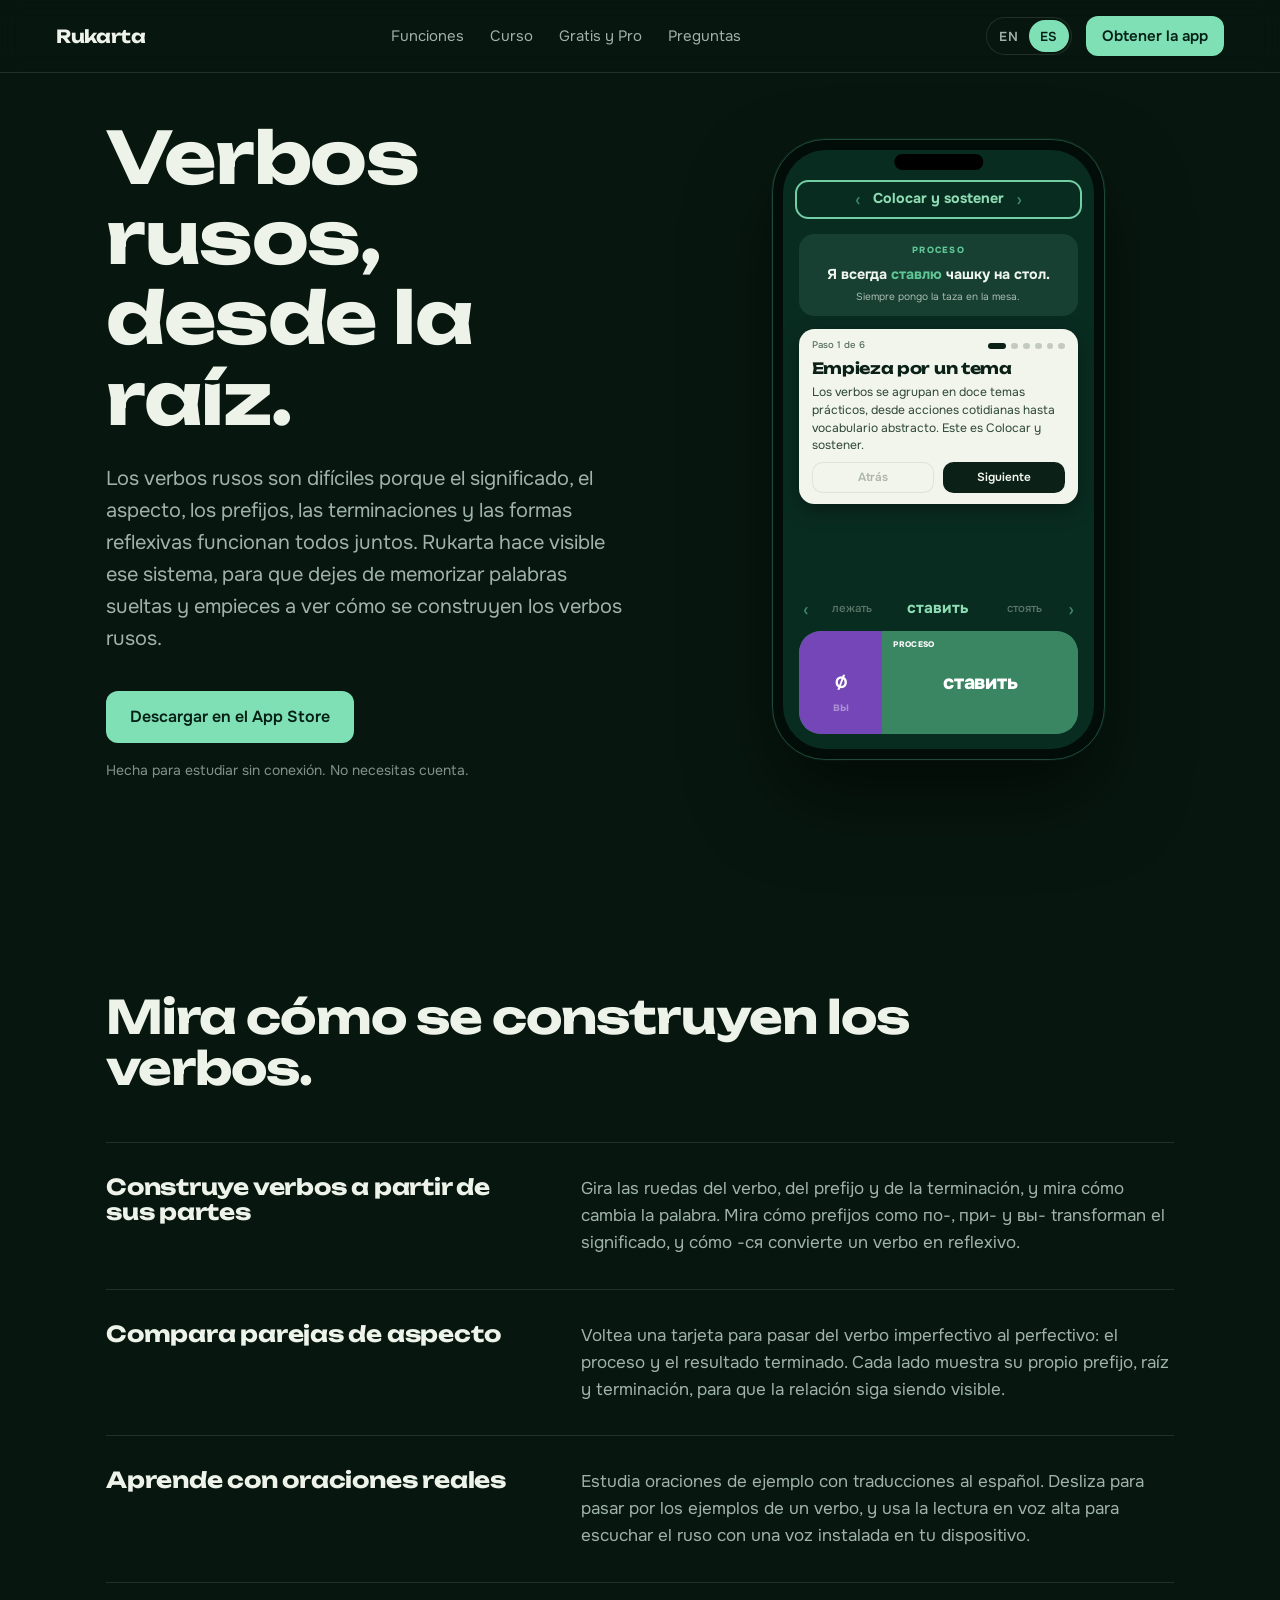
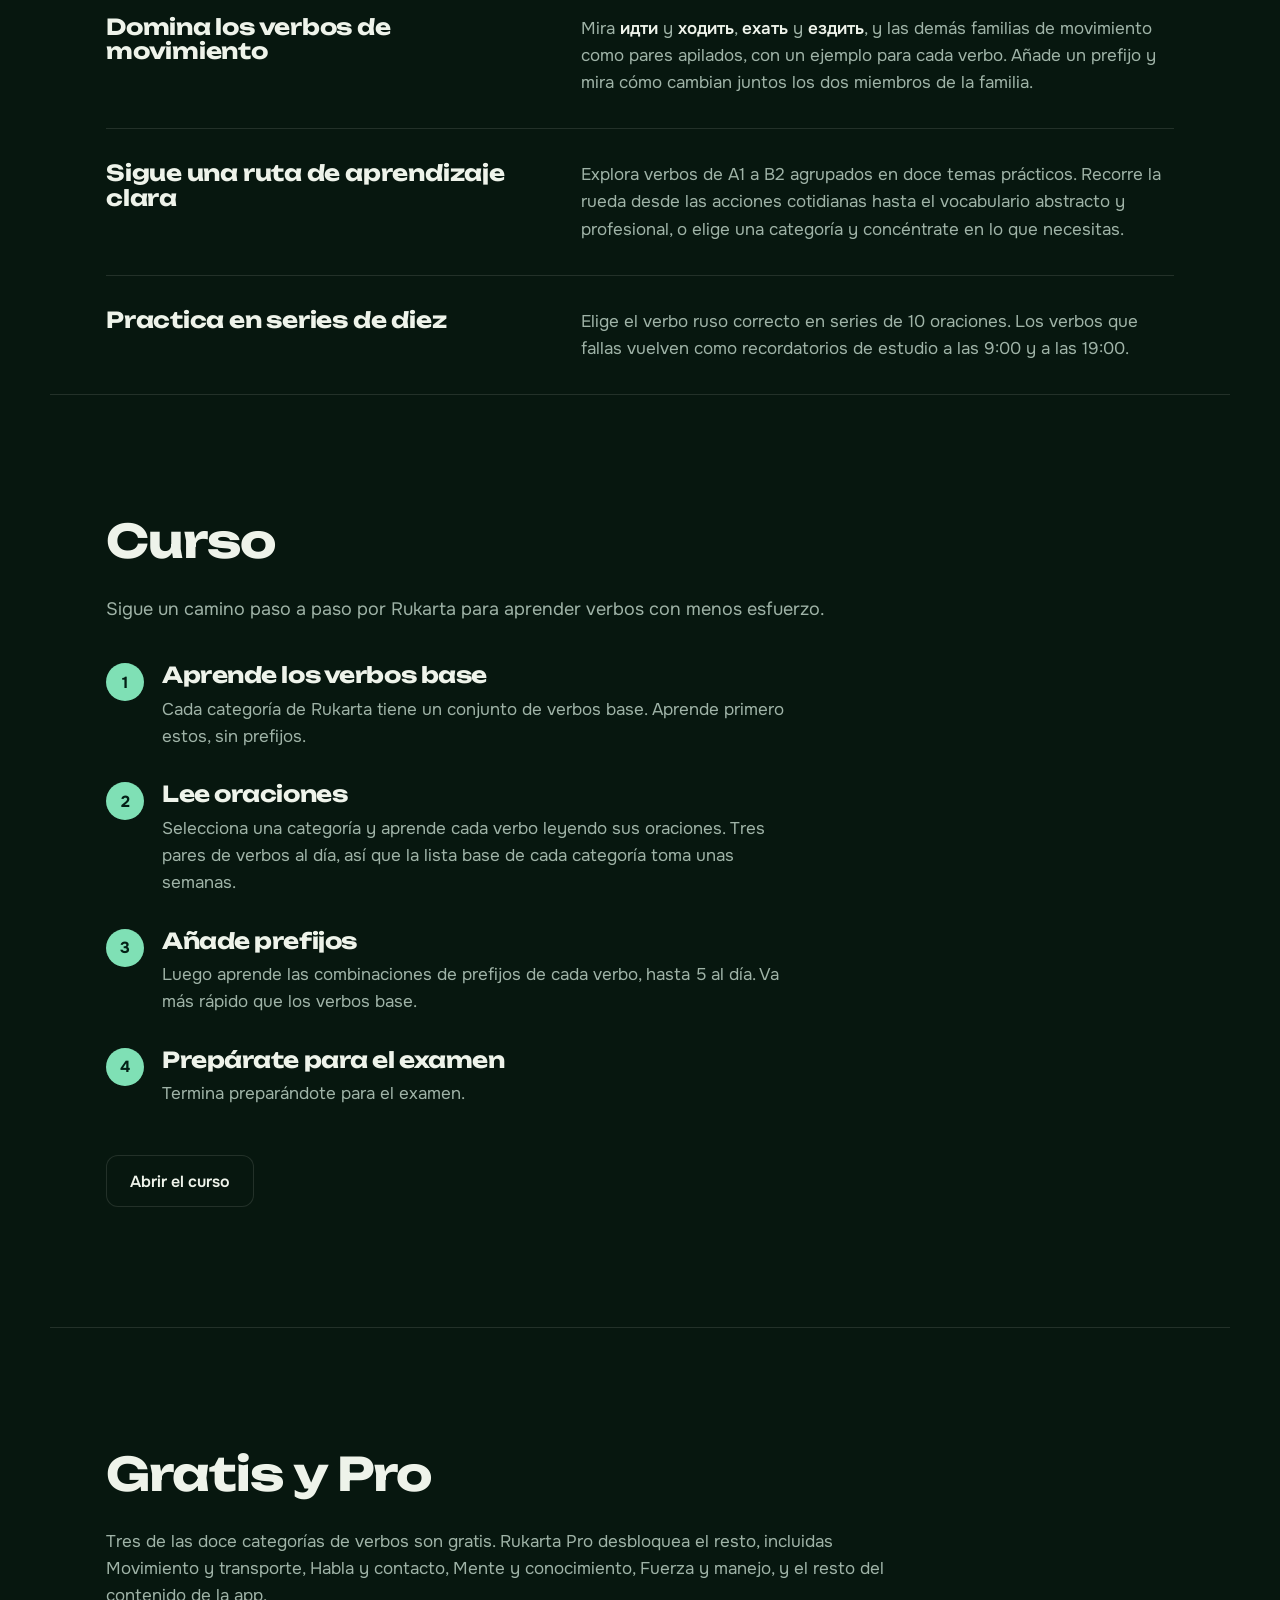
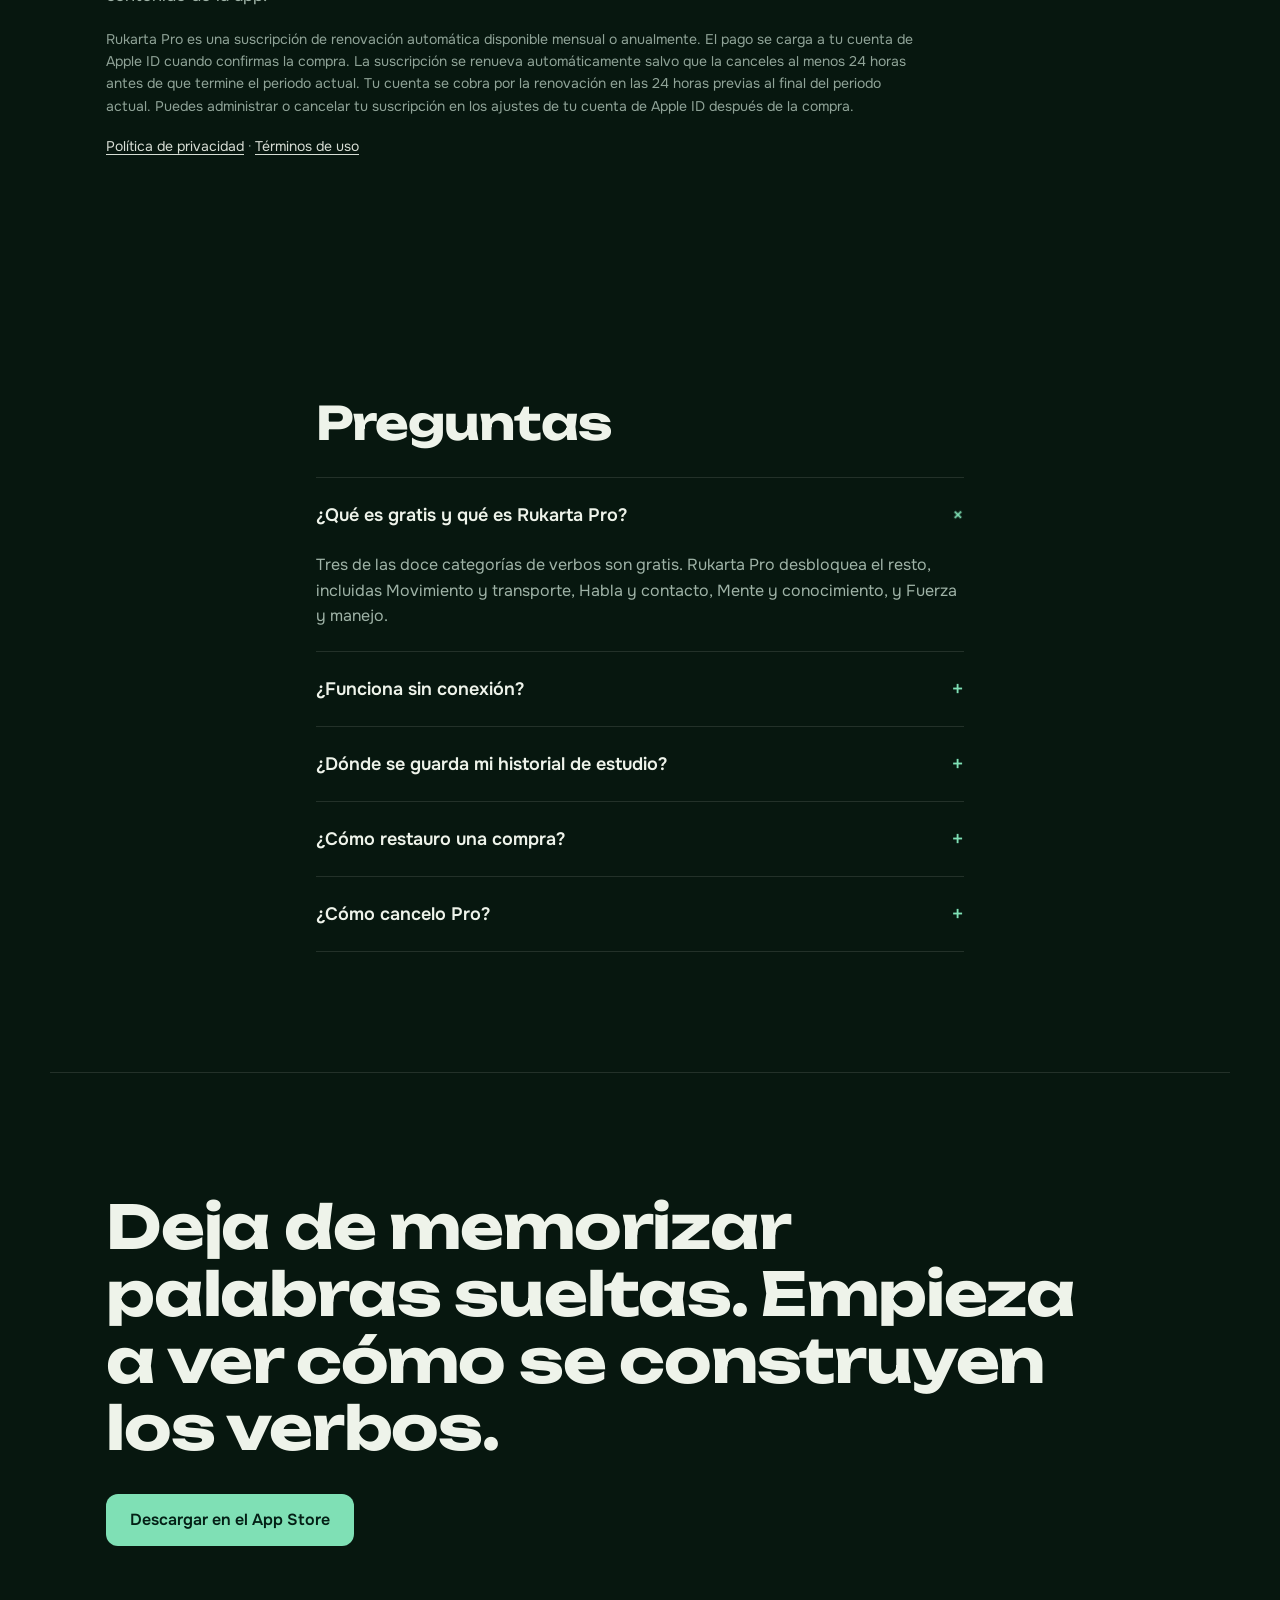
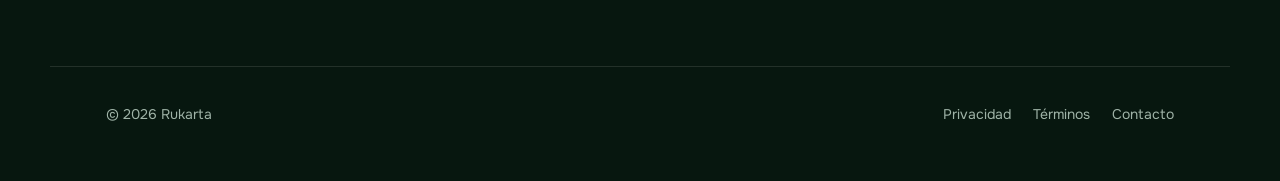
<file: es/index.html>
<!doctype html>
<html lang="es">
<head>
  <meta charset="utf-8" />
  <meta name="viewport" content="width=device-width, initial-scale=1" />
  <title>Rukarta: verbos rusos desde la raíz</title>
  <meta name="description" content="Los verbos rusos son difíciles porque el significado, el aspecto, los prefijos, las terminaciones y las formas reflexivas funcionan todos juntos. Rukarta hace visible ese sistema." />
  <meta property="og:title" content="Rukarta: verbos rusos desde la raíz" />
  <meta property="og:description" content="Deja de memorizar palabras sueltas. Empieza a ver cómo se construyen los verbos rusos." />
  <meta property="og:type" content="website" />
  <meta name="twitter:card" content="summary" />
  <meta name="apple-itunes-app" content="app-id=6821547588" />
  <meta name="theme-color" content="#07170f" />
  <link rel="icon" href="../splash.png" />
  <link rel="preconnect" href="https://fonts.googleapis.com" />
  <link rel="preconnect" href="https://fonts.gstatic.com" crossorigin />
  <link href="https://fonts.googleapis.com/css2?family=Onest:wght@400;500;600&family=Unbounded:wght@500;700;800&display=swap" rel="stylesheet" />
  <link rel="stylesheet" href="../styles.css?v=14" />
</head>
<body>

  <header class="top">
    <a class="brand" href="#top">Rukarta</a>
    <nav aria-label="Secciones">
      <a href="#features">Funciones</a>
      <a href="#course">Curso</a>
      <a href="#pro">Gratis y Pro</a>
      <a href="#questions">Preguntas</a>
    </nav>
    <div class="top__end">
      <div class="lang" role="group" aria-label="Idioma">
        <a href="../" lang="en" hreflang="en">EN</a>
        <a href="./" lang="es" aria-current="page">ES</a>
      </div>
      <a class="btn btn--mint btn--sm" href="https://apps.apple.com/sa/app/rukarta-learn-russian-verbs/id6821547588">Obtener la app</a>
    </div>
  </header>

  <main id="top">
    <!-- Hero: the live flashcard is the feature. -->
    <section class="hero">
      <div class="hero__copy">
        <h1>Verbos rusos, desde la raíz.</h1>
        <p class="lede">Los verbos rusos son difíciles porque el significado, el aspecto, los prefijos, las terminaciones y las formas reflexivas funcionan todos juntos. Rukarta hace visible ese sistema, para que dejes de memorizar palabras sueltas y empieces a ver cómo se construyen los verbos rusos.</p>
        <div class="hero__cta">
          <a class="btn btn--mint" href="https://apps.apple.com/sa/app/rukarta-learn-russian-verbs/id6821547588">Descargar en el App Store</a>
        </div>
        <p class="fine">Hecha para estudiar sin conexión. No necesitas cuenta.</p>
      </div>

      <!-- Guided tour: an iPhone with the app's own screen, rebuilt in HTML. Next moves the screen and explains the step. -->
      <div class="tour" data-tour aria-labelledby="tour-h">
        <h2 id="tour-h" class="sr">Recorrido por la app</h2>

        <div class="phone" role="group" aria-label="Recorrido guiado por la app Rukarta">
          <div class="phone__island"></div>
          <div class="screen">
            <div class="screen__in" lang="ru">
              <div class="app-head" data-focus="header">
                <span class="chev">‹</span>
                <span class="app-cat" lang="es">Colocar y sostener</span>
                <span class="chev">›</span>
              </div>

              <div class="app-mid">
                <div class="sentence-panel" data-focus="sentence">
                  <p class="kick" data-role="kick">PROCESO</p>
                  <div class="sent-view">
                    <div class="sent-track" data-role="track">
                      <p class="sent-ru" data-role="sent-ru"></p>
                      <p class="sent-tr" data-role="sent-tr"></p>
                    </div>
                  </div>
                </div>

                <!-- The coach card: under the sentence, and moved under the answer choices when the quiz opens. -->
                <div class="coach" data-role="coach" lang="es">
                  <div class="coach__meta">
                    <span data-role="stepno">Paso 1 de 6</span>
                    <span class="dots" role="group" aria-label="Pasos del recorrido" data-role="dots"></span>
                  </div>
                  <div aria-live="polite">
                    <h3 data-role="title"></h3>
                    <p data-role="text"></p>
                  </div>
                  <div class="coach__controls">
                    <button type="button" data-role="back">Atrás</button>
                    <button type="button" data-role="next">Siguiente</button>
                  </div>
                </div>
              </div>

              <div class="app-bottom">
                <div class="verbwheel" data-focus="verbs">
                  <span class="chev">‹</span>
                  <span class="vw vw--side">лежать</span>
                  <span class="vw vw--cur" data-role="verb">ставить</span>
                  <span class="vw vw--side">стоять</span>
                  <span class="chev">›</span>
                </div>

                <div class="morph" data-role="morph">
                  <div class="morph__prefix" data-focus="prefix">
                    <div class="pwheel">
                      <div class="pwheel__list" data-role="plist"></div>
                    </div>
                    <span class="pfx-label" data-role="pfx-label"></span>
                  </div>
                  <div class="morph__word" data-focus="card">
                    <span class="mk" data-role="mk">PROCESO</span>
                    <span class="mw" data-role="mw"></span>
                  </div>
                </div>
              </div>

              <div class="drawer" data-focus="quiz" data-role="drawer">
                <span class="drawer__grab"></span>
                <span class="drawer__count">1 de 10</span>
                <p class="drawer__label">¿CUÁL ES EL VERBO QUE FALTA?</p>
                <div class="drawer__q">
                  <p class="drawer__ru">Музей решил ____ редкие золотые украшения скифов в главном зале.</p>
                  <p class="drawer__tr">El museo decidió exhibir las raras joyas de oro de los escitas en la sala principal.</p>
                </div>
                <ul class="drawer__opts">
                  <li><span>A</span>выставить</li>
                  <li><span>B</span>выставлять</li>
                  <li><span>C</span>поставить</li>
                  <li><span>D</span>оставить</li>
                </ul>
              </div>
            </div>
          </div>
        </div>
      </div>
    </section>

    <!-- Features, from the app's own description -->
    <section id="features" class="features" aria-labelledby="features-h">
      <h2 id="features-h">Mira cómo se construyen los verbos.</h2>

      <div class="feature">
        <h3>Construye verbos a partir de sus partes</h3>
        <p>Gira las ruedas del verbo, del prefijo y de la terminación, y mira cómo cambia la palabra. Mira cómo prefijos como по-, при- y вы- transforman el significado, y cómo -ся convierte un verbo en reflexivo.</p>
      </div>

      <div class="feature">
        <h3>Compara parejas de aspecto</h3>
        <p>Voltea una tarjeta para pasar del verbo imperfectivo al perfectivo: el proceso y el resultado terminado. Cada lado muestra su propio prefijo, raíz y terminación, para que la relación siga siendo visible.</p>
      </div>

      <div class="feature">
        <h3>Aprende con oraciones reales</h3>
        <p>Estudia oraciones de ejemplo con traducciones al español. Desliza para pasar por los ejemplos de un verbo, y usa la lectura en voz alta para escuchar el ruso con una voz instalada en tu dispositivo.</p>
      </div>

      <div class="feature">
        <h3>Domina los verbos de movimiento</h3>
        <p>Mira <span lang="ru">идти</span> y <span lang="ru">ходить</span>, <span lang="ru">ехать</span> y <span lang="ru">ездить</span>, y las demás familias de movimiento como pares apilados, con un ejemplo para cada verbo. Añade un prefijo y mira cómo cambian juntos los dos miembros de la familia.</p>
      </div>

      <div class="feature">
        <h3>Sigue una ruta de aprendizaje clara</h3>
        <p>Explora verbos de A1 a B2 agrupados en doce temas prácticos. Recorre la rueda desde las acciones cotidianas hasta el vocabulario abstracto y profesional, o elige una categoría y concéntrate en lo que necesitas.</p>
      </div>

      <div class="feature">
        <h3>Practica en series de diez</h3>
        <p>Elige el verbo ruso correcto en series de 10 oraciones. Los verbos que fallas vuelven como recordatorios de estudio a las 9:00 y a las 19:00.</p>
      </div>
    </section>

    <!-- Curso: marcador de posición, detalles pendientes -->
    <section id="course" class="course course-page" aria-labelledby="course-h">
      <h2 id="course-h">Curso</h2>
      <p>Sigue un camino paso a paso por Rukarta para aprender verbos con menos esfuerzo.</p>
      <ol class="steps">
        <li>
          <h3>Aprende los verbos base</h3>
          <p>Cada categoría de Rukarta tiene un conjunto de verbos base. Aprende primero estos, sin prefijos.</p>
        </li>
        <li>
          <h3>Lee oraciones</h3>
          <p>Selecciona una categoría y aprende cada verbo leyendo sus oraciones. Tres pares de verbos al día, así que la lista base de cada categoría toma unas semanas.</p>
        </li>
        <li>
          <h3>Añade prefijos</h3>
          <p>Luego aprende las combinaciones de prefijos de cada verbo, hasta 5 al día. Va más rápido que los verbos base.</p>
        </li>
        <li>
          <h3>Prepárate para el examen</h3>
          <p>Termina preparándote para el examen.</p>
        </li>
      </ol>
      <a class="btn btn--line" href="course/">Abrir el curso</a>
    </section>

    <!-- Free and Pro: the wording and the subscription terms -->
    <section id="pro" class="pro" aria-labelledby="pro-h">
      <h2 id="pro-h">Gratis y Pro</h2>
      <div class="pro__body">
        <p>Tres de las doce categorías de verbos son gratis. Rukarta Pro desbloquea el resto, incluidas Movimiento y transporte, Habla y contacto, Mente y conocimiento, Fuerza y manejo, y el resto del contenido de la app.</p>
        <p class="legal">Rukarta Pro es una suscripción de renovación automática disponible mensual o anualmente. El pago se carga a tu cuenta de Apple ID cuando confirmas la compra. La suscripción se renueva automáticamente salvo que la canceles al menos 24 horas antes de que termine el periodo actual. Tu cuenta se cobra por la renovación en las 24 horas previas al final del periodo actual. Puedes administrar o cancelar tu suscripción en los ajustes de tu cuenta de Apple ID después de la compra.</p>
        <p class="legal">
          <a href="https://jasonnaya001-boop.github.io/rukarta-legal/">Política de privacidad</a>
          <span aria-hidden="true"> · </span>
          <a href="https://www.apple.com/legal/internet-services/itunes/dev/stdeula/">Términos de uso</a>
        </p>
      </div>
    </section>

    <section id="questions" class="questions" aria-labelledby="q-h">
      <h2 id="q-h">Preguntas</h2>
      <div class="faq">
        <details open>
          <summary>¿Qué es gratis y qué es Rukarta Pro?</summary>
          <p>Tres de las doce categorías de verbos son gratis. Rukarta Pro desbloquea el resto, incluidas Movimiento y transporte, Habla y contacto, Mente y conocimiento, y Fuerza y manejo.</p>
        </details>
        <details>
          <summary>¿Funciona sin conexión?</summary>
          <p>Sí. Las formas verbales y las oraciones de ejemplo están guardadas en la app, así que puedes estudiar sin conexión. Solo necesitas internet para ver, comprar o restaurar Rukarta Pro.</p>
        </details>
        <details>
          <summary>¿Dónde se guarda mi historial de estudio?</summary>
          <p>Solo en tu dispositivo. La app no tiene cuentas y no envía datos de estudio a ningún sitio. Si borras la app, el historial se elimina.</p>
        </details>
        <details>
          <summary>¿Cómo restauro una compra?</summary>
          <p>Abre cualquier categoría con una insignia Pro, toca Restaurar compras y asegúrate de haber iniciado sesión con el mismo Apple ID que hizo la compra.</p>
        </details>
        <details>
          <summary>¿Cómo cancelo Pro?</summary>
          <p>Rukarta Pro es una suscripción de renovación automática gestionada por Apple. Abre Ajustes, toca tu nombre, luego Suscripciones, y elige Rukarta. Borrar la app no cancela la suscripción.</p>
        </details>
      </div>
    </section>

    <section class="final" aria-labelledby="final-h">
      <h2 id="final-h">Deja de memorizar palabras sueltas. Empieza a ver cómo se construyen los verbos.</h2>
      <div class="hero__cta">
        <a class="btn btn--mint" href="https://apps.apple.com/sa/app/rukarta-learn-russian-verbs/id6821547588">Descargar en el App Store</a>
      </div>
    </section>
  </main>

  <footer>
    <span>© 2026 Rukarta</span>
    <nav aria-label="Legal y contacto">
      <a href="https://jasonnaya001-boop.github.io/rukarta-legal/">Privacidad</a>
      <a href="https://www.apple.com/legal/internet-services/itunes/dev/stdeula/">Términos</a>
      <a href="mailto:jasonnaya@live.com">Contacto</a>
    </nav>
  </footer>

  <script src="../app.js?v=6" defer></script>
</body>
</html>
</file>
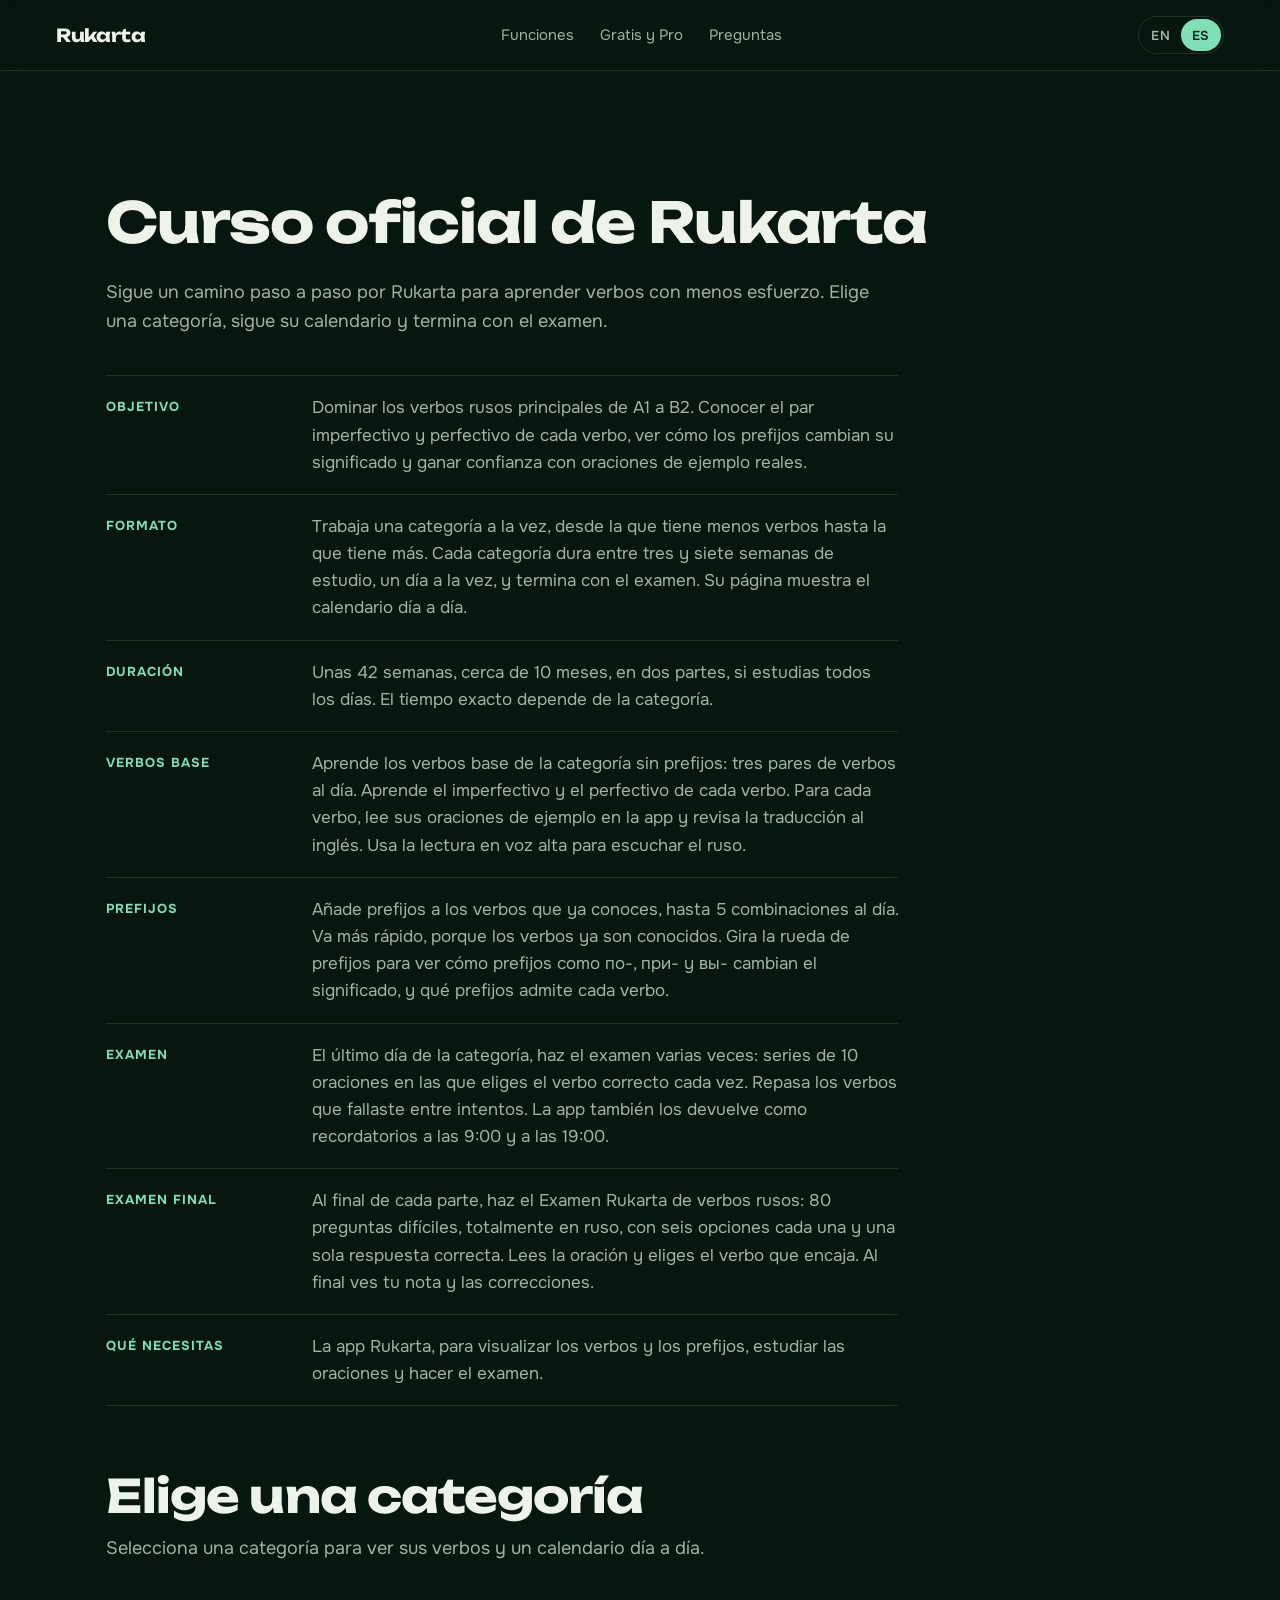
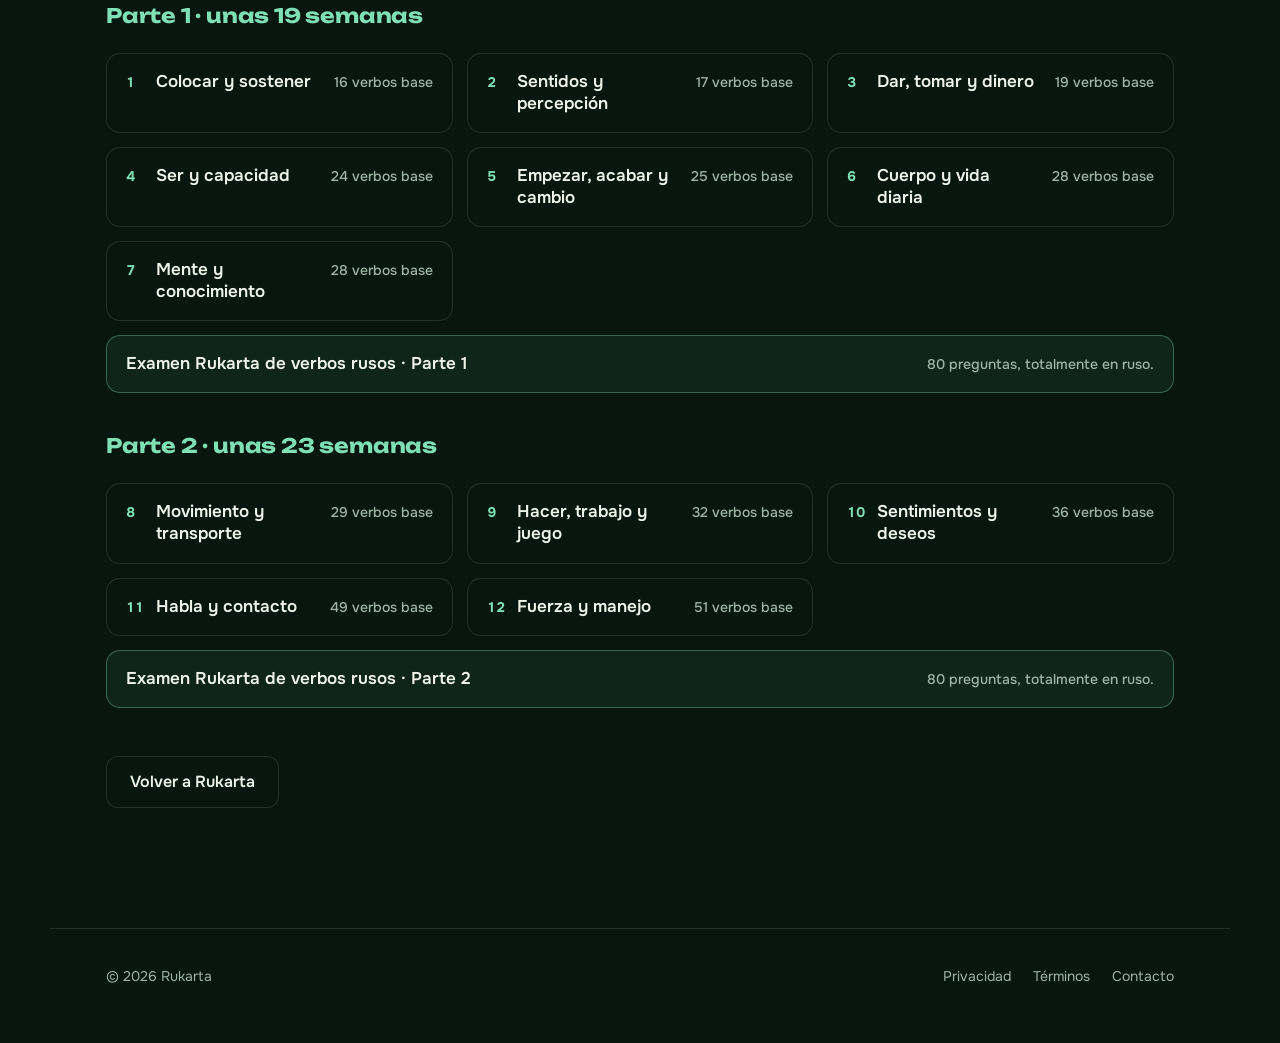
<file: es/course/index.html>
<!doctype html>
<html lang="es">
<head>
  <meta charset="utf-8" />
  <meta name="viewport" content="width=device-width, initial-scale=1" />
  <title>Curso oficial de Rukarta</title>
  <meta name="description" content="El curso de Rukarta." />
  <meta name="theme-color" content="#07170f" />
  <link rel="icon" href="../../splash.png" />
  <link rel="preconnect" href="https://fonts.googleapis.com" />
  <link rel="preconnect" href="https://fonts.gstatic.com" crossorigin />
  <link href="https://fonts.googleapis.com/css2?family=Onest:wght@400;500;600&family=Unbounded:wght@500;700;800&display=swap" rel="stylesheet" />
  <link rel="stylesheet" href="../../styles.css?v=23" />
</head>
<body>

  <header class="top">
    <a class="brand" href="../">Rukarta</a>
    <nav aria-label="Curso">
      <a href="../#features">Funciones</a>
      <a href="../#pro">Gratis y Pro</a>
      <a href="../#questions">Preguntas</a>
    </nav>
    <div class="top__end">
      <div class="lang" role="group" aria-label="Idioma">
        <a href="../../course/" lang="en" hreflang="en">EN</a>
        <a href="../course/" lang="es" hreflang="es" aria-current="page">ES</a>
      </div>
    </div>
  </header>

  <main id="top">
    <!-- Inicio: el plan y luego las doce categorías. -->
    <section class="course-page" data-course-home aria-labelledby="course-page-h">
      <h1 id="course-page-h">Curso oficial de Rukarta</h1>
      <p>Sigue un camino paso a paso por Rukarta para aprender verbos con menos esfuerzo. Elige una categoría, sigue su calendario y termina con el examen.</p>

      <dl class="syllabus">
        <div>
          <dt>Objetivo</dt>
          <dd>Dominar los verbos rusos principales de A1 a B2. Conocer el par imperfectivo y perfectivo de cada verbo, ver cómo los prefijos cambian su significado y ganar confianza con oraciones de ejemplo reales.</dd>
        </div>
        <div>
          <dt>Formato</dt>
          <dd>Trabaja una categoría a la vez, desde la que tiene menos verbos hasta la que tiene más. Cada categoría dura entre tres y siete semanas de estudio, un día a la vez, y termina con el examen. Su página muestra el calendario día a día.</dd>
        </div>
        <div>
          <dt>Duraci&oacute;n</dt>
          <dd>Unas 42 semanas, cerca de 10 meses, en dos partes, si estudias todos los d&iacute;as. El tiempo exacto depende de la categor&iacute;a.</dd>
        </div>
        <div>
          <dt>Verbos base</dt>
          <dd>Aprende los verbos base de la categoría sin prefijos: tres pares de verbos al día. Aprende el imperfectivo y el perfectivo de cada verbo. Para cada verbo, lee sus oraciones de ejemplo en la app y revisa la traducción al inglés. Usa la lectura en voz alta para escuchar el ruso.</dd>
        </div>
        <div>
          <dt>Prefijos</dt>
          <dd>Añade prefijos a los verbos que ya conoces, hasta 5 combinaciones al día. Va más rápido, porque los verbos ya son conocidos. Gira la rueda de prefijos para ver cómo prefijos como по-, при- y вы- cambian el significado, y qué prefijos admite cada verbo.</dd>
        </div>
        <div>
          <dt>Examen</dt>
          <dd>El último día de la categoría, haz el examen varias veces: series de 10 oraciones en las que eliges el verbo correcto cada vez. Repasa los verbos que fallaste entre intentos. La app también los devuelve como recordatorios a las 9:00 y a las 19:00.</dd>
        </div>
        <div>
          <dt>Examen final</dt>
          <dd>Al final de cada parte, haz el Examen Rukarta de verbos rusos: 80 preguntas difíciles, totalmente en ruso, con seis opciones cada una y una sola respuesta correcta. Lees la oración y eliges el verbo que encaja. Al final ves tu nota y las correcciones.</dd>
        </div>
        <div>
          <dt>Qué necesitas</dt>
          <dd>La app Rukarta, para visualizar los verbos y los prefijos, estudiar las oraciones y hacer el examen.</dd>
        </div>
      </dl>

      <h2 class="pick" id="pick-h">Elige una categoría</h2>
      <p>Selecciona una categoría para ver sus verbos y un calendario día a día.</p>
      <div data-role="cats"></div>

      <a class="btn btn--line" href="../">Volver a Rukarta</a>
    </section>

    <!-- Una categoría: sus verbos como calendario. El resto de la página se oculta. -->
    <section class="course-page" data-course-cat hidden>
      <a class="back" href="#">&larr; Todas las categorías</a>
      <h1 data-role="cat-title" tabindex="-1"></h1>
      <p class="course-summary" data-role="cat-summary"></p>
      <div data-role="schedule"></div>
    </section>

    <!-- The exam: drawn by exam.js. -->
    <section class="course-page" data-course-exam hidden></section>
  </main>

  <footer>
    <span>© 2026 Rukarta</span>
    <nav aria-label="Legal y contacto">
      <a href="https://jasonnaya001-boop.github.io/rukarta-legal/">Privacidad</a>
      <a href="https://www.apple.com/legal/internet-services/itunes/dev/stdeula/">Términos</a>
      <a href="mailto:jasonnaya@live.com">Contacto</a>
    </nav>
  </footer>

  <script src="../../course/course-data.js?v=6" defer></script>
  <script src="../../course/exam-data.js?v=1" defer></script>
  <script src="../../course/exam.js?v=1" defer></script>
  <script src="../../course/course.js?v=24" defer></script>
</body>
</html>
</file>
<file: styles.css>
/* Rukarta landing page.
   Colours and type are Rukarta's own: deep spruce ground, a paper-white flashcard,
   mint for actions, purple and orange only to mark imperfective and perfective. */

:root {
  --ground: #07170f;
  --ground-2: #0c2118;
  --line: rgba(233, 239, 230, 0.12);
  --ink: #eef3ea;
  --muted: #9fb3a7;
  --mint: #7fe0b5;
  --paper: #f2f5ec;
  --paper-ink: #0b2118;
  --paper-muted: #5a6e63;
  --imp: #5b3fb0;
  --imp-tint: #e4dcf8;
  --pf: #b5490a;
  --pf-tint: #fbe0cc;
  --right: #cfeedd;
  --wrong: #f6d3cc;

  --display: "Unbounded", "Onest", system-ui, sans-serif;
  --text: "Onest", "Segoe UI", system-ui, Arial, sans-serif;
  --wrap: 1180px;
  --pad: clamp(20px, 5vw, 56px);
}

* { box-sizing: border-box; margin: 0; }
html { scroll-behavior: smooth; -webkit-text-size-adjust: 100%; }
body { background: var(--ground); color: var(--muted); font: 17px/1.6 var(--text); overflow-x: hidden; }
img { display: block; max-width: 100%; }
a { color: inherit; }
b { font-weight: 600; color: var(--ink); }
h1, h2, h3 { font-family: var(--display); color: var(--ink); font-weight: 700; letter-spacing: -0.02em; line-height: 1.12; }
.sr { position: absolute; width: 1px; height: 1px; overflow: hidden; clip: rect(0 0 0 0); white-space: nowrap; }
.skip { position: absolute; left: -999px; }
.skip:focus { left: 12px; top: 12px; z-index: 99; background: var(--ink); color: var(--ground); padding: 8px 14px; border-radius: 8px; }
:focus-visible { outline: 2px solid var(--mint); outline-offset: 3px; }

/* ---------- Top bar ---------- */
.top { position: sticky; top: 0; z-index: 20; display: flex; align-items: center; justify-content: space-between; gap: 24px; padding: 16px var(--pad); background: rgba(7, 23, 15, 0.86); backdrop-filter: blur(12px); -webkit-backdrop-filter: blur(12px); border-bottom: 1px solid var(--line); }
.brand { display: inline-flex; align-items: center; gap: 10px; font: 700 18px var(--display); color: var(--ink); text-decoration: none; letter-spacing: -0.02em; }
.top nav { display: flex; gap: 26px; font-size: 15px; }
.top nav a { text-decoration: none; color: var(--muted); }
.top nav a:hover { color: var(--ink); }
.top__end { display: flex; align-items: center; gap: 14px; }
/* The language switch: EN and ES, with the current page filled in. */
.lang { display: inline-flex; padding: 3px; border-radius: 999px; box-shadow: inset 0 0 0 1px var(--line); }
.lang a { display: inline-flex; align-items: center; justify-content: center; min-width: 40px; height: 32px; padding: 0 8px; border-radius: 999px; font: 600 13px var(--text); letter-spacing: .06em; color: var(--muted); text-decoration: none; transition: background .15s ease, color .15s ease; }
.lang a:hover { color: var(--ink); }
.lang a[aria-current="page"] { background: var(--mint); color: #042016; }

/* ---------- Buttons ---------- */
.btn { display: inline-flex; align-items: center; justify-content: center; height: 52px; padding: 0 24px; border-radius: 12px; font: 600 16px var(--text); text-decoration: none; border: 0; cursor: pointer; transition: background .15s ease, transform .15s ease; }
.btn:active { transform: scale(0.98); }
.btn--mint { background: var(--mint); color: #042016; }
.btn--mint:hover { background: #9aead0; }
.btn--line { background: transparent; color: var(--ink); box-shadow: inset 0 0 0 1px var(--line); }
.btn--line:hover { box-shadow: inset 0 0 0 1px var(--mint); }
.btn--ink { background: var(--paper-ink); color: var(--paper); }
.btn--ink:hover { background: #163a2b; }
.btn--sm { height: 40px; padding: 0 16px; font-size: 15px; }

/* ---------- Hero ---------- */
.hero { display: grid; grid-template-columns: 1.05fr 0.95fr; gap: clamp(40px, 6vw, 88px); align-items: center; max-width: var(--wrap); margin: 0 auto; padding: clamp(28px, 3.5vw, 48px) var(--pad) clamp(48px, 7vw, 96px); }
.hero h1 { font-size: clamp(40px, 5.6vw, 72px); max-width: 13ch; }
.lede { margin-top: 24px; font-size: clamp(18px, 1.6vw, 20px); max-width: 42ch; color: var(--muted); }
.lede b { color: var(--ink); font-family: var(--text); }
.hero__cta { display: flex; flex-wrap: wrap; gap: 12px; margin-top: 36px; }
.fine { margin-top: 16px; font-size: 14px; color: var(--muted); opacity: .8; }

/* One orchestrated load sequence for the hero copy. */
.hero__copy > * { animation: rise .8s cubic-bezier(.2, .7, .2, 1) both; }
.hero__copy > :nth-child(2) { animation-delay: .08s; }
.hero__copy > :nth-child(3) { animation-delay: .16s; }
.hero__copy > :nth-child(4) { animation-delay: .24s; }
@keyframes rise { from { opacity: 0; transform: translateY(14px); } }

/* ---------- Guided tour: an iPhone with the app's own dark screen ---------- */
.tour { display: grid; justify-items: center; }

.phone { --w: clamp(280px, min(26vw, calc((100svh - 128px) / 1.867)), 350px); position: relative; width: var(--w); aspect-ratio: 9 / 16.8; padding: calc(var(--w) * .03); border-radius: calc(var(--w) * .16); background: #020d09; border: 1px solid #1d4a3b; box-shadow: 0 40px 80px rgba(0, 0, 0, 0.5), 0 0 0 1px rgba(127, 224, 181, 0.06); }
.phone__island { position: absolute; z-index: 5; top: 2.2%; left: 50%; width: 27%; height: 2.7%; translate: -50% 0; border-radius: 999px; background: #000; }
.screen { container-type: inline-size; position: relative; width: 100%; height: 100%; overflow: hidden; border-radius: calc(var(--w) * .13); background: #092c21; color: #e9f0ea; }

/* Everything inside the screen is sized in cqw, so it scales with the phone. */
.screen__in { position: absolute; inset: 0; display: flex; flex-direction: column; padding: 11cqw 5cqw 5cqw; font-family: var(--text); }
.chev { color: #3f8a6a; font-size: 6.5cqw; line-height: 1; }
.app-head { display: flex; align-items: center; justify-content: center; gap: 4cqw; padding: 1.5cqw 0 2cqw; border-radius: 3cqw; }
.app-cat { font: 700 4.6cqw/1.2 var(--text); color: #8eddb4; }

.app-mid { flex: 1; display: flex; flex-direction: column; justify-content: flex-start; min-height: 0; padding-top: 6cqw; }
.sentence-panel { width: 100%; padding: 4cqw 4cqw; border-radius: 5cqw; background: #174033; text-align: center; }
.kick { font: 800 2.9cqw/1 var(--text); letter-spacing: .14em; color: #5fc796; transition: color .2s ease; }
.is-result .kick { color: #f59a4d; }
.sent-view { overflow: hidden; margin-top: 3cqw; }
.sent-ru { font: 700 4.6cqw/1.3 var(--text); color: #f1f6ef; }
.sent-tr { margin-top: 2.2cqw; font: 400 3.3cqw/1.35 var(--text); color: #a8b8ae; }
.hl-imp { color: #5fc796; }
.hl-pre { color: #b993f2; }
.hl-stem { color: #f59a4d; }

.app-bottom { display: grid; gap: 3cqw; }
.verbwheel { display: grid; grid-template-columns: 5cqw 1fr 1.25fr 1fr 5cqw; align-items: center; text-align: center; padding: 1cqw 0; border-radius: 3cqw; }
.vw { font: 500 3.7cqw/1 var(--text); color: #5d776a; }
.vw--cur { font: 700 5cqw/1 var(--text); color: #8eddb4; }

.morph { display: flex; height: 33cqw; border-radius: 7cqw; overflow: hidden; background: #3a8562; }
.morph__prefix { position: relative; width: 30%; flex: none; background: #7546b8; display: grid; place-items: center; overflow: hidden; border-radius: 7cqw 0 0 7cqw; }
.pwheel { width: 100%; height: 24cqw; overflow: hidden; transition: opacity .25s ease; }
.pwheel__list { --row: 8cqw; transform: translateY(calc((1 - var(--i, 0)) * var(--row))); transition: transform .5s cubic-bezier(.2, .8, .2, 1); }
.pitem { height: var(--row); display: grid; place-items: center; font: 600 4cqw/1 var(--text); color: rgba(255, 255, 255, 0.4); transition: color .3s ease, font-size .3s ease; }
.pitem.is-cur { color: #fff; font-weight: 700; font-size: 5.2cqw; }
.pfx-label { position: absolute; inset: 0; display: grid; place-items: center; font: 800 6.4cqw/1 var(--text); color: #fff; opacity: 0; transition: opacity .25s ease; pointer-events: none; }
.is-result .pwheel { opacity: 0; }
.is-result .pfx-label { opacity: 1; }
.morph__word { position: relative; flex: 1; display: grid; place-items: center; background: #3a8562; transition: background .25s ease; border-radius: 0 7cqw 7cqw 0; }
.is-result .morph__word { background: #d2600a; }
.mk { position: absolute; top: 3cqw; left: 3.5cqw; font: 800 2.6cqw/1 var(--text); letter-spacing: .04em; color: #fff; }
.mw { font: 800 6.4cqw/1.1 var(--text); color: #fff; letter-spacing: -0.01em; }

/* The quiz drawer slides up over the screen. */
.drawer { position: absolute; left: 0; right: 0; bottom: 0; height: 91%; padding: 3cqw 5cqw 4cqw; display: flex; flex-direction: column; align-items: center; background: #031c14; border-radius: 7cqw 7cqw 0 0; border-top: 1px solid #1f4a3b; transform: translateY(105%); transition: transform .6s cubic-bezier(.2, .8, .2, 1); z-index: 3; }
.drawer.is-open { transform: none; }
.drawer__grab { width: 12cqw; height: 1.2cqw; border-radius: 999px; background: #8aa095; opacity: .6; }
.drawer__count { margin-top: 3.5cqw; padding: 1.3cqw 3.6cqw; border-radius: 999px; background: #123d30; color: #83deb3; font: 700 3.2cqw/1 var(--text); }
.drawer__label { margin-top: 2.6cqw; font: 700 2.5cqw/1 var(--text); letter-spacing: .2em; color: #8fa699; }
.drawer__q { width: 100%; margin-top: 2.6cqw; padding: 3.4cqw 4cqw; border-radius: 5cqw; background: #123d30; text-align: center; }
.drawer__ru { font: 700 4.2cqw/1.3 var(--text); color: #f1f6ef; }
.drawer__tr { margin-top: 2cqw; font: 400 3cqw/1.35 var(--text); color: #aec5b8; }
.drawer__opts { width: 100%; margin: 3cqw 0 0; padding: 0; list-style: none; display: grid; gap: 2cqw; }
.drawer__opts li { display: flex; align-items: center; gap: 3cqw; padding: 1.9cqw 3cqw; border: 1px solid #386052; border-radius: 4.5cqw; font: 700 4.4cqw/1 var(--text); color: #f1f6ef; }
.drawer__opts span { display: grid; place-items: center; flex: none; width: 7cqw; height: 7cqw; border-radius: 50%; background: #123d30; color: #83deb3; font: 700 3cqw/1 var(--text); }

/* The part of the screen the current step is about. */
.is-focus { outline: .8cqw solid rgba(127, 224, 181, 0.9); outline-offset: .9cqw; animation: ring 1.8s ease-in-out infinite; }
@keyframes ring { 50% { outline-color: rgba(127, 224, 181, 0.25); } }
/* The card clips its children, so these two rings sit inside their edges. */
.morph__prefix.is-focus, .morph__word.is-focus { outline-offset: -1.4cqw; outline-width: .9cqw; }
.drawer.is-focus { outline: none; animation: none; }

/* The coach card: the tour's explanation, inside the phone. White paper on the dark screen, so it reads as a guide, not as app UI. */
.coach { width: 100%; margin-top: 4cqw; padding: 4cqw 4.2cqw 3.6cqw; border-radius: 5cqw; background: var(--paper); color: var(--paper-ink); box-shadow: 0 2cqw 6cqw rgba(0, 0, 0, 0.35); font-family: var(--text); }
.coach__meta { display: flex; align-items: center; justify-content: space-between; gap: 3cqw; font: 500 3.1cqw/1 var(--text); color: var(--paper-muted); }
.dots { display: flex; gap: 1.6cqw; }
.dots button { width: 2.2cqw; height: 2.2cqw; padding: 0; border: 0; border-radius: 999px; background: rgba(11, 33, 24, 0.2); cursor: pointer; transition: width .25s ease, background .25s ease; }
.dots button[aria-current="step"] { width: 6cqw; background: var(--paper-ink); }
.coach h3 { margin-top: 3cqw; font: 700 5cqw/1.2 var(--display); letter-spacing: -0.02em; color: var(--paper-ink); }
.coach p { margin-top: 1.8cqw; min-height: 5.8em; font: 400 3.9cqw/1.45 var(--text); color: #2e4639; }
.coach__controls { display: flex; justify-content: space-between; gap: 3cqw; margin-top: 2.4cqw; }
.coach__controls button { flex: 1; height: 10cqw; border-radius: 3.4cqw; font: 600 3.8cqw/1 var(--text); cursor: pointer; border: 0; transition: background .15s ease, opacity .15s ease; }
.coach__controls [data-role="back"] { background: transparent; color: var(--paper-ink); box-shadow: inset 0 0 0 1px rgba(11, 33, 24, 0.28); }
.coach__controls [data-role="next"] { background: var(--paper-ink); color: var(--paper); }
.coach__controls [data-role="next"]:hover { background: #163a2b; }
.coach__controls button:disabled { opacity: .3; cursor: default; }
.coach :focus-visible { outline: 2px solid var(--imp); outline-offset: 2px; }

/* ---------- Sections ---------- */
section { padding: clamp(72px, 10vw, 120px) var(--pad); }
h2 { font-size: clamp(30px, 3.8vw, 46px); }

/* Features: title on the left, description on the right, one hairline per row. */
.features { max-width: var(--wrap); margin: 0 auto; padding-bottom: 0; }
.features h2 { max-width: 22ch; margin-bottom: 48px; }
.feature { display: grid; grid-template-columns: minmax(0, 1fr) minmax(0, 1.4fr); gap: clamp(16px, 4vw, 56px); padding: 32px 0; border-top: 1px solid var(--line); }
.feature h3 { font-size: 22px; letter-spacing: -0.01em; }
.feature p { font-size: 17px; max-width: 60ch; }
.feature span[lang] { color: var(--ink); font-weight: 600; }

/* Free and Pro: the plain wording, with the subscription terms set smaller underneath. */
.course { max-width: var(--wrap); margin: 0 auto; border-top: 1px solid var(--line); }
.course h2 { margin-bottom: 28px; }
.course p { font-size: 17px; max-width: 60ch; }
.pro { max-width: var(--wrap); margin: 0 auto; border-top: 1px solid var(--line); }
.pro h2 { margin-bottom: 28px; }
.pro__body { max-width: 74ch; display: grid; gap: 18px; }
.pro__body p { font-size: 17px; }
.pro .legal { font-size: 14px; color: var(--muted); opacity: .9; }
.pro .legal a { color: var(--ink); text-underline-offset: 3px; }

/* ---------- Course page ---------- */
.course-page { max-width: var(--wrap); margin: 0 auto; }
.course-page h1 { font-size: clamp(34px, 5vw, 56px); margin-bottom: 24px; }
.course-page > p { font-size: 18px; max-width: 64ch; }
.course-page .steps { margin-top: 40px; padding: 0; list-style: none; counter-reset: step; display: grid; gap: 32px; max-width: 64ch; }
.course-page .steps li { position: relative; padding-left: 56px; counter-increment: step; }
.course-page .steps li::before { content: counter(step); position: absolute; left: 0; top: 0; width: 38px; height: 38px; border-radius: 50%; display: grid; place-items: center; background: var(--mint); color: #042016; font: 700 16px var(--text); }
.course-page .steps h3 { font-size: 22px; margin-bottom: 8px; }
.course-page .steps p { font-size: 17px; }
.course-page > .btn { margin-top: 48px; }

/* Course page: the components fade in as each view opens, in turn. course.js restarts the fade when a view shows. */
@keyframes fadeIn { from { opacity: 0; transform: translateY(12px); } to { opacity: 1; transform: none; } }
.course-page.is-in > * { animation: fadeIn .6s cubic-bezier(.2, .7, .2, 1) both; }
.course-page.is-in > :nth-child(2) { animation-delay: .06s; }
.course-page.is-in > :nth-child(3) { animation-delay: .12s; }
.course-page.is-in > :nth-child(4) { animation-delay: .18s; }
.course-page.is-in > :nth-child(5) { animation-delay: .24s; }
.course-page.is-in > :nth-child(6) { animation-delay: .3s; }
.course-page.is-in .stage { animation: fadeIn .6s cubic-bezier(.2, .7, .2, 1) both; }
.course-page.is-in .stage:nth-of-type(2) { animation-delay: .15s; }
.course-page.is-in .stage:nth-of-type(3) { animation-delay: .3s; }

/* The syllabus: what the course is and what to expect. */
.syllabus { margin: 40px 0 0; max-width: 72ch; }
.syllabus > div { display: grid; grid-template-columns: 190px minmax(0, 1fr); gap: 16px; padding: 18px 0; border-top: 1px solid var(--line); }
.syllabus > div:last-child { border-bottom: 1px solid var(--line); }
.syllabus dt { padding-top: 3px; font: 700 13px/1.5 var(--text); letter-spacing: .08em; text-transform: uppercase; color: var(--mint); }
.syllabus dd { margin: 0; font-size: 17px; }

/* The category picker, and one category's schedule. */
.course-page .pick { margin-top: 64px; margin-bottom: 12px; }
.cats { display: grid; grid-template-columns: repeat(auto-fill, minmax(260px, 1fr)); gap: 14px; margin-top: 24px; }
.semester__title { margin: 40px 0 0; font: 700 20px/1.3 var(--display); color: var(--mint); letter-spacing: -0.01em; }
.cat { display: flex; justify-content: space-between; align-items: baseline; gap: 12px; padding: 18px 20px; border-radius: 14px; box-shadow: inset 0 0 0 1px var(--line); color: var(--ink); font: 600 17px/1.3 var(--text); text-decoration: none; transition: box-shadow .15s ease, background .15s ease; }
.cat__num { flex: none; min-width: 2ch; font: 700 14px var(--text); color: var(--mint); font-variant-numeric: tabular-nums; }
.cat__name { flex: 1; min-width: 0; }
.cat small { flex: none; font: 500 14px var(--text); color: var(--muted); }
.cat:hover, .cat:focus-visible { box-shadow: inset 0 0 0 1px var(--mint); background: rgba(127, 224, 181, 0.05); }
.back { display: inline-block; margin-bottom: 28px; color: var(--mint); font: 600 15px var(--text); text-decoration: none; }
.back:hover { text-decoration: underline; text-underline-offset: 3px; }
.course-summary { position: relative; max-width: 56ch; margin: 0 0 40px; padding: 22px 26px 22px 30px; border-radius: 18px; background: linear-gradient(135deg, rgba(127, 224, 181, 0.16), rgba(127, 224, 181, 0.03)); box-shadow: inset 0 0 0 1px rgba(127, 224, 181, 0.35); color: var(--muted); font: 500 17px/1.5 var(--text); }
.course-summary::before { content: ""; position: absolute; left: 0; top: 18px; bottom: 18px; width: 4px; border-radius: 4px; background: var(--mint); }
.course-summary strong { display: inline-block; margin-top: 6px; font: 700 26px/1.2 var(--display); color: var(--mint); letter-spacing: -0.02em; }
.course-page h1:focus { outline: none; }
.stage { margin-top: 48px; padding: 0; }
.stage h2 { font-size: clamp(22px, 2.6vw, 28px); margin-bottom: 8px; }
.stage > p { font-size: 17px; max-width: 64ch; }
.days { margin: 24px 0 0; padding: 0; list-style: none; }
.days li { display: grid; grid-template-columns: 84px minmax(0, 1fr); gap: 16px; padding: 16px 0; border-top: 1px solid var(--line); }
.days li:last-child { border-bottom: 1px solid var(--line); }
.day { padding-top: 2px; font: 700 13px/1.4 var(--text); letter-spacing: .08em; text-transform: uppercase; color: var(--mint); }
.words { display: grid; grid-template-columns: repeat(auto-fill, minmax(230px, 1fr)); gap: 10px 26px; }
.w { font-size: 17px; line-height: 1.4; }
.w b { color: var(--ink); font-weight: 600; }
.w small { margin-left: 8px; font-size: 14px; color: var(--muted); }
.w .badge { display: inline-block; margin-left: 10px; padding: 2px 9px; border-radius: 999px; font: 600 12px/1.6 var(--text); letter-spacing: .04em; text-transform: uppercase; color: var(--mint); box-shadow: inset 0 0 0 1px rgba(127, 224, 181, 0.45); vertical-align: 2px; }
.pair { display: block; margin-top: 2px; font-size: 14px; color: var(--muted); }
.pair b { font-weight: 600; color: var(--ink); }
.pair__sep { color: var(--muted); }
.prefixes-line { display: block; margin-top: 4px; font-size: 14px; color: var(--muted); }
.prefixes-line b { font-weight: 600; color: var(--ink); }

/* ---------- Questions ---------- */
.questions { max-width: 760px; margin: 0 auto; }
.questions h2 { margin-bottom: 28px; }
.faq details { border-top: 1px solid var(--line); }
.faq details:last-child { border-bottom: 1px solid var(--line); }
.faq summary { display: flex; justify-content: space-between; align-items: center; gap: 20px; padding: 22px 0; font: 600 18px var(--text); color: var(--ink); cursor: pointer; list-style: none; }
.faq summary::-webkit-details-marker { display: none; }
.faq summary::after { content: "+"; flex: none; font-size: 24px; font-weight: 400; color: var(--mint); transition: transform .2s ease; }
.faq details[open] summary::after { transform: rotate(45deg); }
.faq details p { padding: 0 0 22px; font-size: 16px; }

/* ---------- Final ---------- */
.final { max-width: var(--wrap); margin: 0 auto; text-align: left; border-top: 1px solid var(--line); }
.final h2 { font-size: clamp(34px, 5vw, 60px); max-width: 18ch; }
.final .hero__cta { margin-top: 32px; }

footer { max-width: var(--wrap); margin: 0 auto; padding: 36px var(--pad) 56px; display: flex; flex-wrap: wrap; justify-content: space-between; gap: 16px; font-size: 14px; border-top: 1px solid var(--line); }
footer nav { display: flex; gap: 22px; }
footer a { text-decoration: none; }
footer a:hover { color: var(--ink); }

/* ---------- Small screens ---------- */
@media (max-width: 900px) {
  .hero { grid-template-columns: 1fr; }
  .hero h1 { max-width: 16ch; }
  .feature { grid-template-columns: 1fr; gap: 10px; }
}
@media (max-width: 600px) {
  /* Phones: the section links move to a scrollable row under the brand. */
  /* The bar stays at the very top of the page and scrolls away with it, so text never slides under it. */
  .top { position: relative; background: var(--ground); backdrop-filter: none; -webkit-backdrop-filter: none; flex-wrap: wrap; row-gap: 12px; padding-top: 12px; padding-bottom: 12px; }
  .top nav { order: 3; width: 100%; gap: 20px; font-size: 14px; overflow-x: auto; white-space: nowrap; scrollbar-width: none; -webkit-overflow-scrolling: touch; }
  .top nav::-webkit-scrollbar { display: none; }
  section[id] { scroll-margin-top: 16px; }
  .days li, .syllabus > div { grid-template-columns: 1fr; gap: 8px; }
  .hero__cta .btn { flex: 1 1 100%; }
  .phone { --w: min(86vw, 340px); }
}
@media (prefers-reduced-motion: reduce) {
  html { scroll-behavior: auto; }
  *, *::before, *::after { animation: none !important; transition: none !important; }
}

/* Course page: the exam. */
.cat--exam { margin-top: 14px; background: rgba(127, 224, 181, 0.07); box-shadow: inset 0 0 0 1px rgba(127, 224, 181, 0.35); }
.exam-meta { margin-top: 8px; color: var(--muted); font-size: 16px; }
.exam-actions { display: flex; flex-wrap: wrap; gap: 12px; margin-top: 32px; }
.exam-actions .btn:disabled { opacity: .35; cursor: default; }
.exam-progress { height: 6px; margin: 28px 0 12px; border-radius: 6px; background: var(--line); overflow: hidden; }
.exam-progress span { display: block; height: 100%; background: var(--mint); transition: width .2s ease; }
.exam-count { margin: 0 0 8px; font: 700 13px/1.4 var(--text); letter-spacing: .08em; text-transform: uppercase; color: var(--mint); }
.exam-stem { margin: 0 0 24px; max-width: 64ch; font: 500 clamp(19px, 2.4vw, 23px)/1.5 var(--text); color: var(--ink); }
.exam-blank { display: inline-block; min-width: 4.5em; border-bottom: 2px solid var(--mint); }
.exam-options { display: grid; gap: 10px; max-width: 64ch; }
.exam-option { display: flex; align-items: flex-start; gap: 14px; padding: 14px 18px; border-radius: 14px; box-shadow: inset 0 0 0 1px var(--line); color: var(--ink); font: 500 17px/1.45 var(--text); cursor: pointer; transition: box-shadow .15s ease, background .15s ease; }
.exam-option:hover { box-shadow: inset 0 0 0 1px var(--mint); }
.exam-option input { flex: none; margin-top: 5px; accent-color: var(--mint); }
.exam-option:has(input:checked) { box-shadow: inset 0 0 0 2px var(--mint); background: rgba(127, 224, 181, 0.08); }
.exam-score { margin-top: 24px; font-size: clamp(26px, 4vw, 40px); color: var(--mint); }
.exam-review-h { margin-top: 56px; font-size: clamp(22px, 2.6vw, 28px); }
.exam-review { margin-top: 20px; padding: 20px 22px; border-radius: 16px; box-shadow: inset 0 0 0 1px var(--line); max-width: 72ch; }
.exam-review .exam-stem { font-size: 18px; margin-bottom: 14px; }
.exam-review dl { margin: 0; display: grid; gap: 8px; }
.exam-review dl > div { display: grid; grid-template-columns: 150px minmax(0, 1fr); gap: 12px; }
.exam-review dt { font: 700 12px/1.8 var(--text); letter-spacing: .08em; text-transform: uppercase; color: var(--muted); }
.exam-review dd { margin: 0; color: var(--ink); }
.exam-bad dd { color: #ff9a8a; }
.exam-good dd { color: var(--mint); font-weight: 600; }
.exam-note { margin: 12px 0 0; font-size: 15px; color: var(--muted); }
@media (max-width: 600px) { .exam-review dl > div { grid-template-columns: 1fr; gap: 0; } }
</file>
